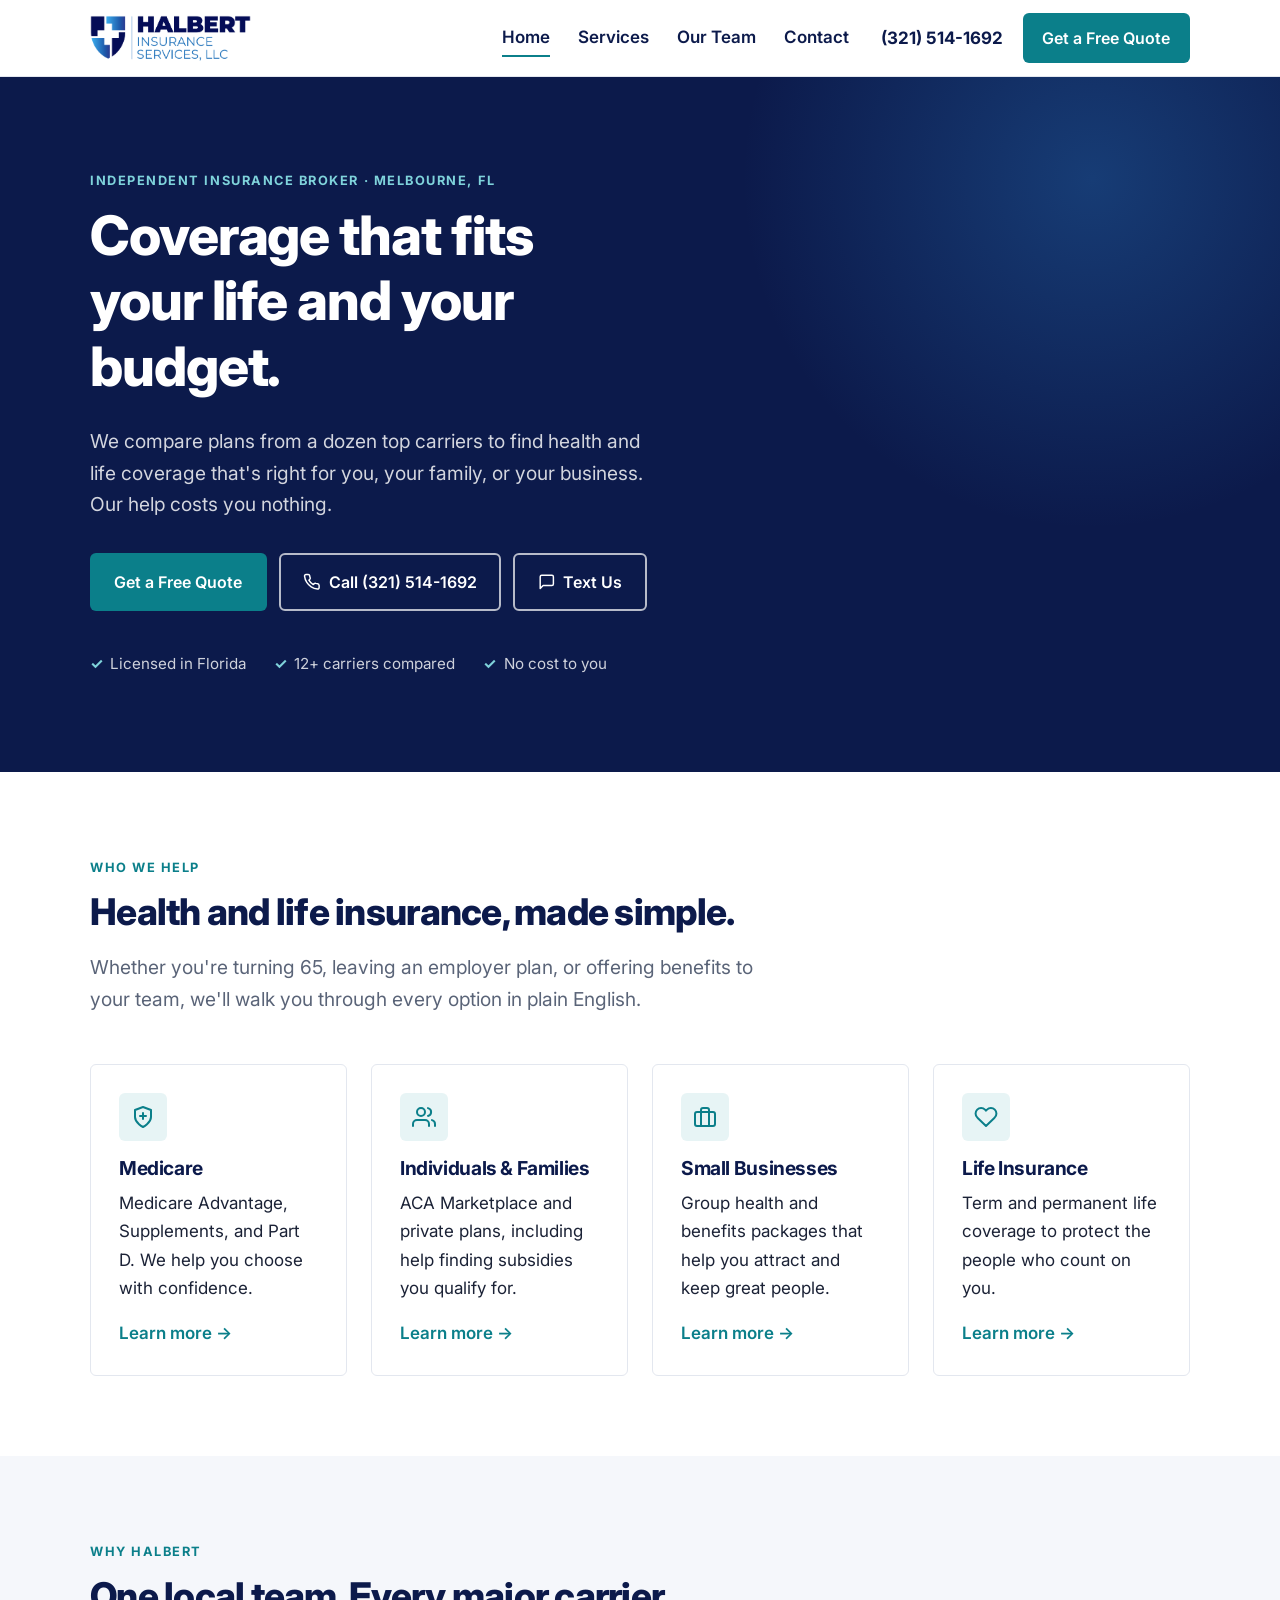
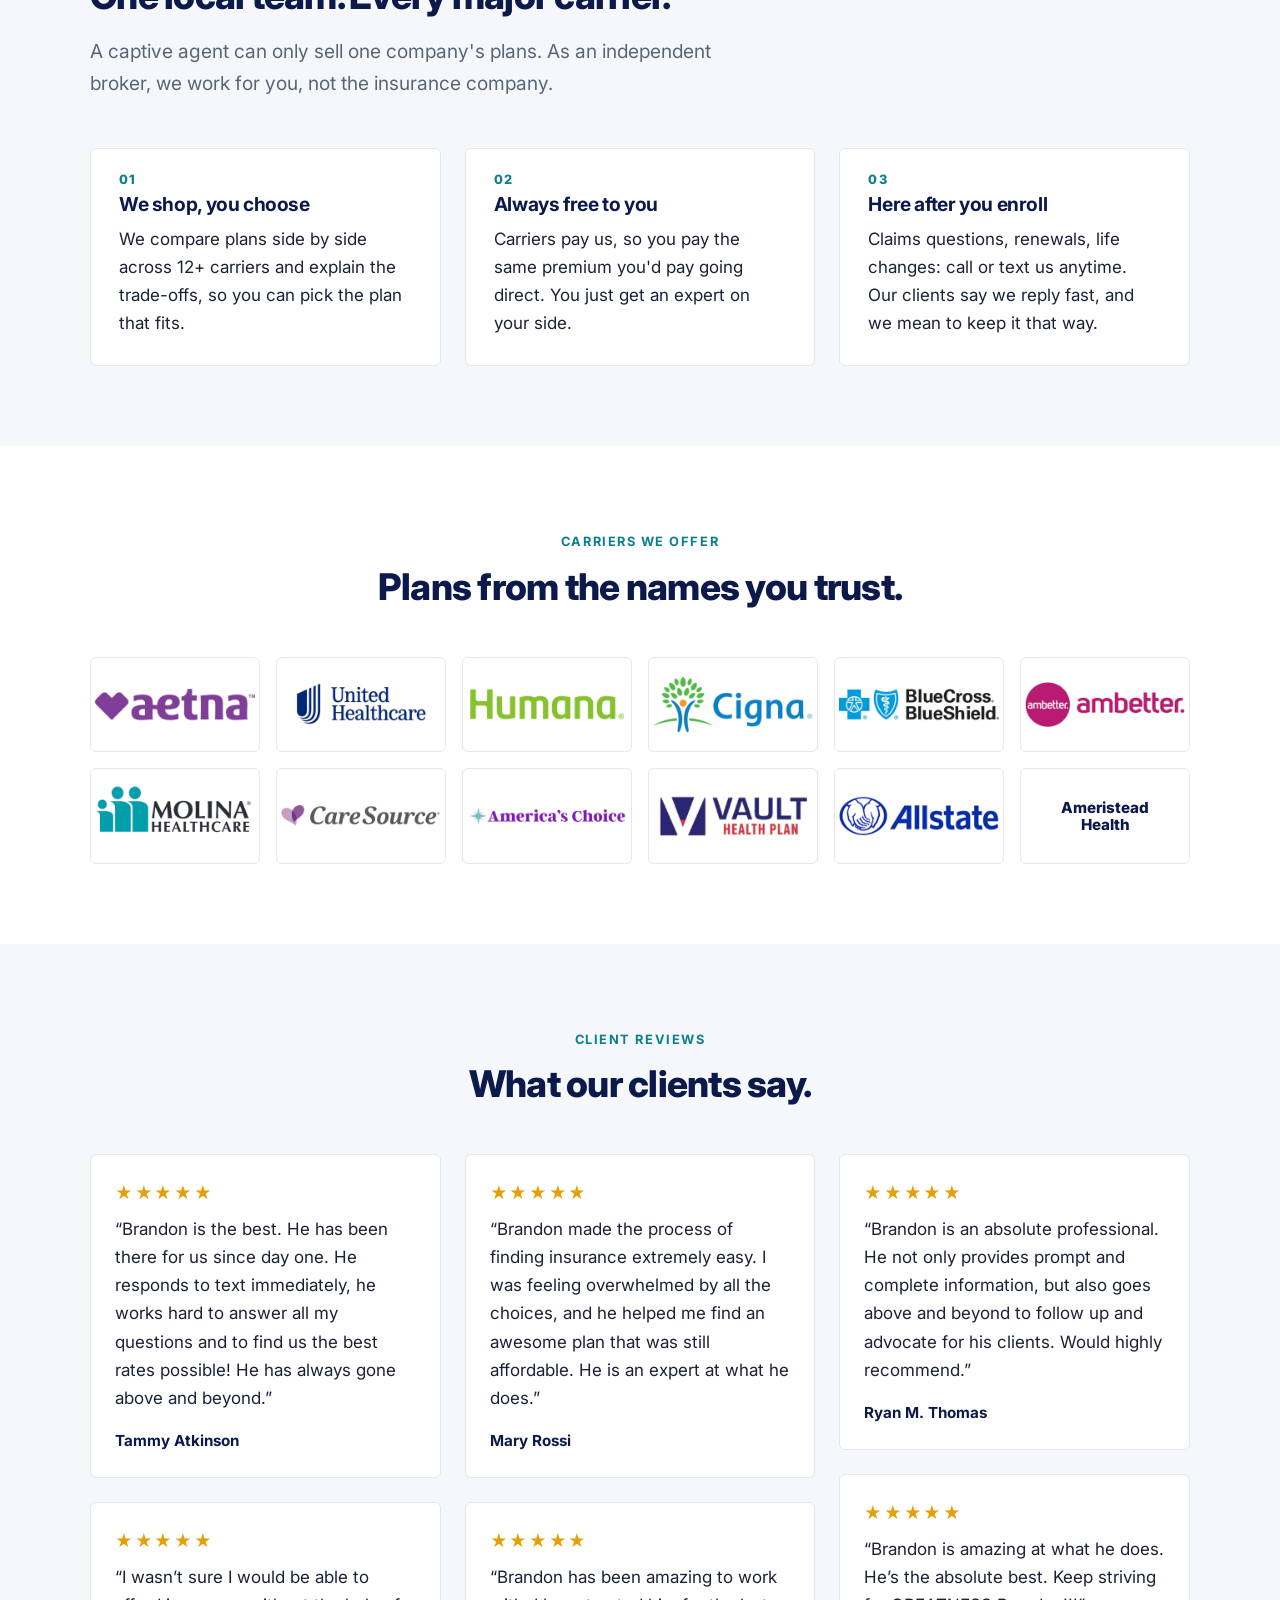
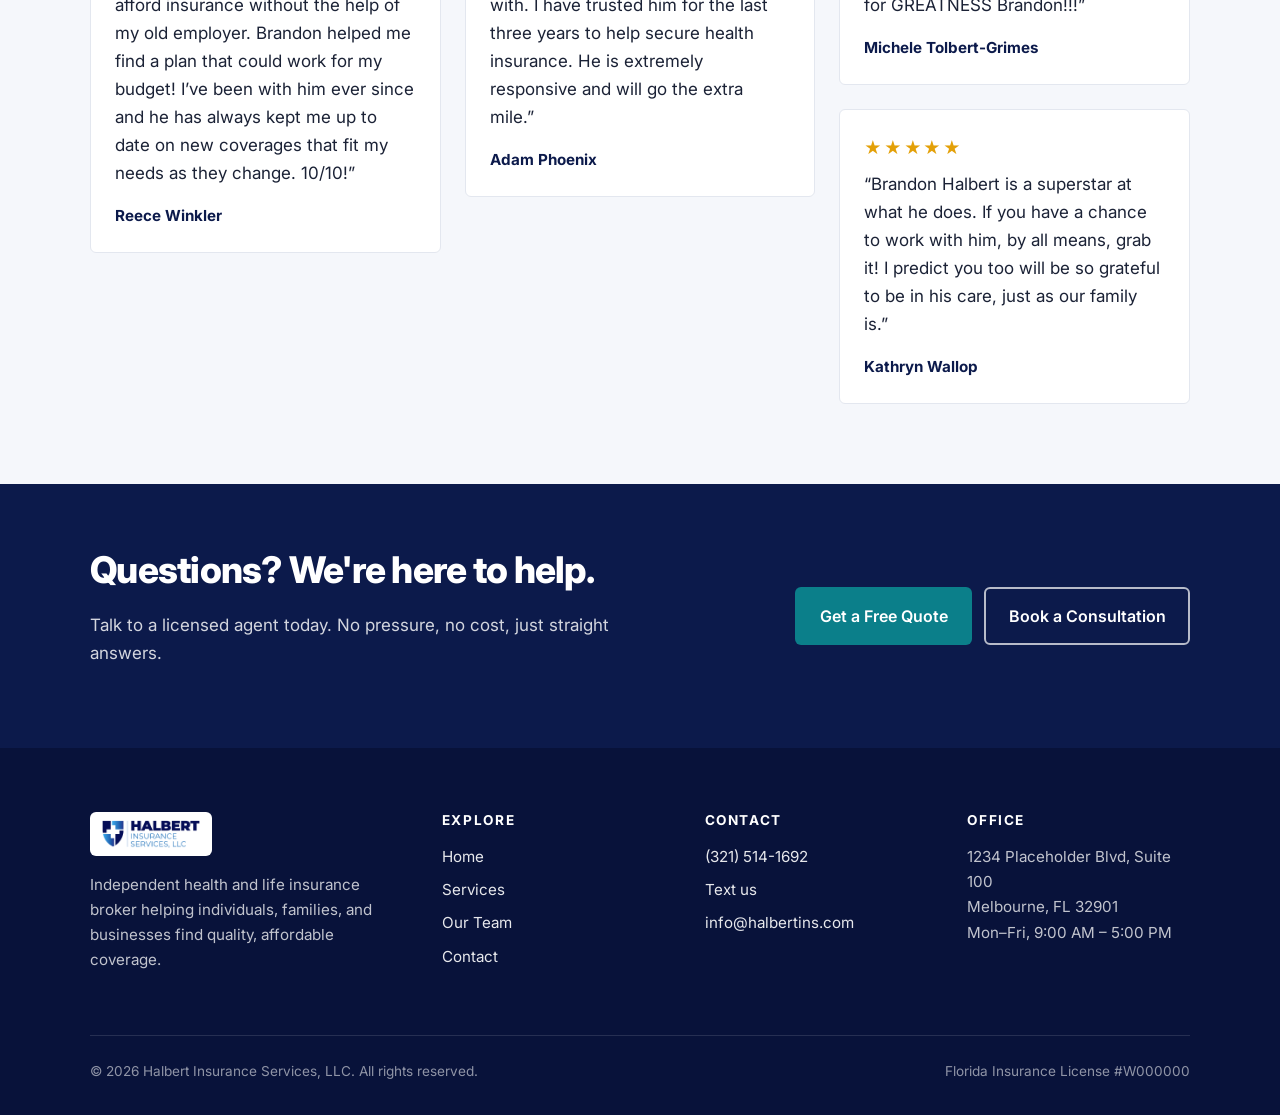
<file: index.html>
<!DOCTYPE html>
<html lang="en">
<head>
  <meta charset="UTF-8">
  <meta name="viewport" content="width=device-width, initial-scale=1.0">
  <title>Halbert Insurance Services | Health &amp; Life Insurance in Melbourne, FL</title>
  <meta name="description" content="Independent health and life insurance broker in Melbourne, FL. Medicare, ACA individual & family plans, small business group benefits, and life insurance — compared across 12+ carriers at no cost to you.">
  <link rel="icon" href="images/logo-mark.png">
  <link rel="preconnect" href="https://fonts.googleapis.com">
  <link rel="preconnect" href="https://fonts.gstatic.com" crossorigin>
  <link href="https://fonts.googleapis.com/css2?family=Inter:wght@400;600;700;800&display=swap" rel="stylesheet">
  <link rel="stylesheet" href="css/styles.css">
</head>
<body>
  <a class="skip-link" href="#main">Skip to content</a>

  <!-- ===== Header (same on every page; only aria-current changes) ===== -->
  <header class="site-header">
    <div class="container header-inner">
      <a class="logo" href="index.html">
        <img src="images/logo.png" alt="Halbert Insurance Services, LLC" width="894" height="255">
      </a>
      <button class="nav-toggle" aria-expanded="false" aria-controls="site-nav" aria-label="Open menu">
        <svg viewBox="0 0 24 24" fill="none" stroke="currentColor" stroke-width="2" stroke-linecap="round" aria-hidden="true"><path d="M4 7h16M4 12h16M4 17h16"/></svg>
      </button>
      <nav class="site-nav" id="site-nav" aria-label="Main">
        <ul>
          <li><a href="index.html" aria-current="page">Home</a></li>
          <li><a href="services.html">Services</a></li>
          <li><a href="team.html">Our Team</a></li>
          <li><a href="contact.html">Contact</a></li>
        </ul>
        <div class="nav-actions">
          <a class="nav-phone" href="tel:+13215141692">(321) 514-1692</a>
          <a class="btn btn--primary" href="contact.html#quote">Get a Free Quote</a>
        </div>
      </nav>
    </div>
  </header>

  <main id="main">
    <!-- ===== Hero ===== -->
    <section class="hero">
      <div class="container">
        <span class="eyebrow">Independent Insurance Broker · Melbourne, FL</span>
        <h1>Coverage that fits your life and your budget.</h1>
        <p class="lead">We compare plans from a dozen top carriers to find health and life coverage that's right for you, your family, or your business. Our help costs you nothing.</p>
        <div class="btn-row">
          <a class="btn btn--primary" href="contact.html#quote">Get a Free Quote</a>
          <a class="btn btn--light" href="tel:+13215141692">
            <svg viewBox="0 0 24 24" fill="none" stroke="currentColor" stroke-width="2" stroke-linecap="round" stroke-linejoin="round" aria-hidden="true"><path d="M22 16.9v3a2 2 0 0 1-2.2 2 19.8 19.8 0 0 1-8.6-3.1 19.5 19.5 0 0 1-6-6A19.8 19.8 0 0 1 2.1 4.2 2 2 0 0 1 4.1 2h3a2 2 0 0 1 2 1.7c.1.9.4 1.8.7 2.7a2 2 0 0 1-.5 2.1L8 9.8a16 16 0 0 0 6 6l1.3-1.3a2 2 0 0 1 2.1-.4c.9.3 1.8.6 2.7.7a2 2 0 0 1 1.7 2z"/></svg>
            Call (321) 514-1692
          </a>
          <a class="btn btn--light" href="sms:+13215141692">
            <svg viewBox="0 0 24 24" fill="none" stroke="currentColor" stroke-width="2" stroke-linecap="round" stroke-linejoin="round" aria-hidden="true"><path d="M21 15a2 2 0 0 1-2 2H7l-4 4V5a2 2 0 0 1 2-2h14a2 2 0 0 1 2 2z"/></svg>
            Text Us
          </a>
        </div>
        <ul class="hero-trust">
          <li>Licensed in Florida</li>
          <li>12+ carriers compared</li>
          <li>No cost to you</li>
        </ul>
      </div>
    </section>

    <!-- ===== Who we help ===== -->
    <section class="section">
      <div class="container">
        <div class="section-head">
          <span class="eyebrow">Who We Help</span>
          <h2>Health and life insurance, made simple.</h2>
          <p class="lead">Whether you're turning 65, leaving an employer plan, or offering benefits to your team, we'll walk you through every option in plain English.</p>
        </div>
        <div class="grid grid--4">
          <a class="card card--link" href="services.html#medicare">
            <span class="icon"><svg viewBox="0 0 24 24" fill="none" stroke="currentColor" stroke-width="2" stroke-linecap="round" stroke-linejoin="round" aria-hidden="true"><path d="M12 22s8-4 8-10V5l-8-3-8 3v7c0 6 8 10 8 10z"/><path d="M12 8v6M9 11h6"/></svg></span>
            <h3>Medicare</h3>
            <p>Medicare Advantage, Supplements, and Part D. We help you choose with confidence.</p>
            <span class="more">Learn more →</span>
          </a>
          <a class="card card--link" href="services.html#individual">
            <span class="icon"><svg viewBox="0 0 24 24" fill="none" stroke="currentColor" stroke-width="2" stroke-linecap="round" stroke-linejoin="round" aria-hidden="true"><path d="M17 21v-2a4 4 0 0 0-4-4H5a4 4 0 0 0-4 4v2"/><circle cx="9" cy="7" r="4"/><path d="M23 21v-2a4 4 0 0 0-3-3.9M16 3.1a4 4 0 0 1 0 7.8"/></svg></span>
            <h3>Individuals &amp; Families</h3>
            <p>ACA Marketplace and private plans, including help finding subsidies you qualify for.</p>
            <span class="more">Learn more →</span>
          </a>
          <a class="card card--link" href="services.html#business">
            <span class="icon"><svg viewBox="0 0 24 24" fill="none" stroke="currentColor" stroke-width="2" stroke-linecap="round" stroke-linejoin="round" aria-hidden="true"><rect x="2" y="7" width="20" height="14" rx="2"/><path d="M16 21V5a2 2 0 0 0-2-2h-4a2 2 0 0 0-2 2v16"/></svg></span>
            <h3>Small Businesses</h3>
            <p>Group health and benefits packages that help you attract and keep great people.</p>
            <span class="more">Learn more →</span>
          </a>
          <a class="card card--link" href="services.html#life">
            <span class="icon"><svg viewBox="0 0 24 24" fill="none" stroke="currentColor" stroke-width="2" stroke-linecap="round" stroke-linejoin="round" aria-hidden="true"><path d="M20.8 4.6a5.5 5.5 0 0 0-7.8 0L12 5.7l-1-1.1a5.5 5.5 0 0 0-7.8 7.8l1 1.1L12 21l7.8-7.5 1-1.1a5.5 5.5 0 0 0 0-7.8z"/></svg></span>
            <h3>Life Insurance</h3>
            <p>Term and permanent life coverage to protect the people who count on you.</p>
            <span class="more">Learn more →</span>
          </a>
        </div>
      </div>
    </section>

    <!-- ===== Why an independent broker ===== -->
    <section class="section section--soft">
      <div class="container">
        <div class="section-head">
          <span class="eyebrow">Why Halbert</span>
          <h2>One local team. Every major carrier.</h2>
          <p class="lead">A captive agent can only sell one company's plans. As an independent broker, we work for you, not the insurance company.</p>
        </div>
        <div class="grid grid--3 why">
          <div class="card">
            <h3>We shop, you choose</h3>
            <p>We compare plans side by side across 12+ carriers and explain the trade-offs, so you can pick the plan that fits.</p>
          </div>
          <div class="card">
            <h3>Always free to you</h3>
            <p>Carriers pay us, so you pay the same premium you'd pay going direct. You just get an expert on your side.</p>
          </div>
          <div class="card">
            <h3>Here after you enroll</h3>
            <p>Claims questions, renewals, life changes: call or text us anytime. Our clients say we reply fast, and we mean to keep it that way.</p>
          </div>
        </div>
      </div>
    </section>

    <!-- ===== Carriers ===== -->
    <section class="section">
      <div class="container">
        <div class="section-head section-head--center">
          <span class="eyebrow">Carriers We Offer</span>
          <h2>Plans from the names you trust.</h2>
        </div>
        <div class="carriers">
          <div class="carrier"><img src="images/carriers/aetna.jpg" alt="Aetna" loading="lazy"></div>
          <div class="carrier"><img src="images/carriers/unitedhealthcare.jpg" alt="UnitedHealthcare" loading="lazy"></div>
          <div class="carrier"><img src="images/carriers/humana.jpg" alt="Humana" loading="lazy"></div>
          <div class="carrier"><img src="images/carriers/cigna.jpg" alt="Cigna" loading="lazy"></div>
          <div class="carrier"><img src="images/carriers/bluecross.jpg" alt="Florida Blue (BlueCross BlueShield)" loading="lazy"></div>
          <div class="carrier"><img src="images/carriers/ambetter.jpg" alt="Ambetter" loading="lazy"></div>
          <div class="carrier"><img src="images/carriers/molina.jpg" alt="Molina Healthcare" loading="lazy"></div>
          <div class="carrier"><img src="images/carriers/caresource.jpg" alt="CareSource" loading="lazy"></div>
          <div class="carrier"><img src="images/carriers/americas.jpg" alt="America's Choice" loading="lazy"></div>
          <div class="carrier"><img src="images/carriers/vault.jpg" alt="Vault" loading="lazy"></div>
          <div class="carrier"><img src="images/carriers/allstate.jpg" alt="Allstate" loading="lazy"></div>
          <!-- TODO: replace with Ameristead Health logo file when available -->
          <div class="carrier carrier--text">Ameristead<br>Health</div>
        </div>
      </div>
    </section>

    <!-- ===== Testimonials ===== -->
    <section class="section section--soft">
      <div class="container">
        <div class="section-head section-head--center">
          <span class="eyebrow">Client Reviews</span>
          <h2>What our clients say.</h2>
        </div>
        <div class="reviews">
          <figure class="review">
            <div class="stars" aria-label="5 out of 5 stars">★★★★★</div>
            <blockquote>“Brandon is the best. He has been there for us since day one. He responds to text immediately, he works hard to answer all my questions and to find us the best rates possible! He has always gone above and beyond.”</blockquote>
            <figcaption>Tammy Atkinson</figcaption>
          </figure>
          <figure class="review">
            <div class="stars" aria-label="5 out of 5 stars">★★★★★</div>
            <blockquote>“I wasn’t sure I would be able to afford insurance without the help of my old employer. Brandon helped me find a plan that could work for my budget! I’ve been with him ever since and he has always kept me up to date on new coverages that fit my needs as they change. 10/10!”</blockquote>
            <figcaption>Reece Winkler</figcaption>
          </figure>
          <figure class="review">
            <div class="stars" aria-label="5 out of 5 stars">★★★★★</div>
            <blockquote>“Brandon made the process of finding insurance extremely easy. I was feeling overwhelmed by all the choices, and he helped me find an awesome plan that was still affordable. He is an expert at what he does.”</blockquote>
            <figcaption>Mary Rossi</figcaption>
          </figure>
          <figure class="review">
            <div class="stars" aria-label="5 out of 5 stars">★★★★★</div>
            <blockquote>“Brandon has been amazing to work with. I have trusted him for the last three years to help secure health insurance. He is extremely responsive and will go the extra mile.”</blockquote>
            <figcaption>Adam Phoenix</figcaption>
          </figure>
          <figure class="review">
            <div class="stars" aria-label="5 out of 5 stars">★★★★★</div>
            <blockquote>“Brandon is an absolute professional. He not only provides prompt and complete information, but also goes above and beyond to follow up and advocate for his clients. Would highly recommend.”</blockquote>
            <figcaption>Ryan M. Thomas</figcaption>
          </figure>
          <figure class="review">
            <div class="stars" aria-label="5 out of 5 stars">★★★★★</div>
            <blockquote>“Brandon is amazing at what he does. He’s the absolute best. Keep striving for GREATNESS Brandon!!!”</blockquote>
            <figcaption>Michele Tolbert-Grimes</figcaption>
          </figure>
          <figure class="review">
            <div class="stars" aria-label="5 out of 5 stars">★★★★★</div>
            <blockquote>“Brandon Halbert is a superstar at what he does. If you have a chance to work with him, by all means, grab it! I predict you too will be so grateful to be in his care, just as our family is.”</blockquote>
            <figcaption>Kathryn Wallop</figcaption>
          </figure>
        </div>
      </div>
    </section>

    <!-- ===== CTA band ===== -->
    <section class="cta-band">
      <div class="container">
        <div>
          <h2>Questions? We're here to help.</h2>
          <p>Talk to a licensed agent today. No pressure, no cost, just straight answers.</p>
        </div>
        <div class="btn-row">
          <a class="btn btn--primary" href="contact.html#quote">Get a Free Quote</a>
          <a class="btn btn--light" href="contact.html#book">Book a Consultation</a>
        </div>
      </div>
    </section>
  </main>

  <!-- ===== Footer (same on every page) ===== -->
  <footer class="site-footer">
    <div class="container">
      <div class="footer-grid">
        <div class="footer-brand">
          <img src="images/logo.png" alt="Halbert Insurance Services, LLC" width="894" height="255">
          <p>Independent health and life insurance broker helping individuals, families, and businesses find quality, affordable coverage.</p>
        </div>
        <div>
          <h3>Explore</h3>
          <ul>
            <li><a href="index.html">Home</a></li>
            <li><a href="services.html">Services</a></li>
            <li><a href="team.html">Our Team</a></li>
            <li><a href="contact.html">Contact</a></li>
          </ul>
        </div>
        <div>
          <h3>Contact</h3>
          <ul>
            <li><a href="tel:+13215141692">(321) 514-1692</a></li>
            <li><a href="sms:+13215141692">Text us</a></li>
            <li><a href="mailto:info@halbertins.com">info@halbertins.com</a></li>
          </ul>
        </div>
        <div>
          <h3>Office</h3>
          <!-- TODO: replace placeholder address and hours -->
          <address style="font-style: normal;">1234 Placeholder Blvd, Suite 100<br>Melbourne, FL 32901</address>
          <p>Mon–Fri, 9:00 AM – 5:00 PM</p>
        </div>
      </div>
      <div class="footer-bottom">
        <span>© <span data-year>2026</span> Halbert Insurance Services, LLC. All rights reserved.</span>
        <!-- TODO: replace placeholder license number -->
        <span>Florida Insurance License #W000000</span>
      </div>
    </div>
  </footer>

  <script src="js/main.js"></script>
</body>
</html>
</file>
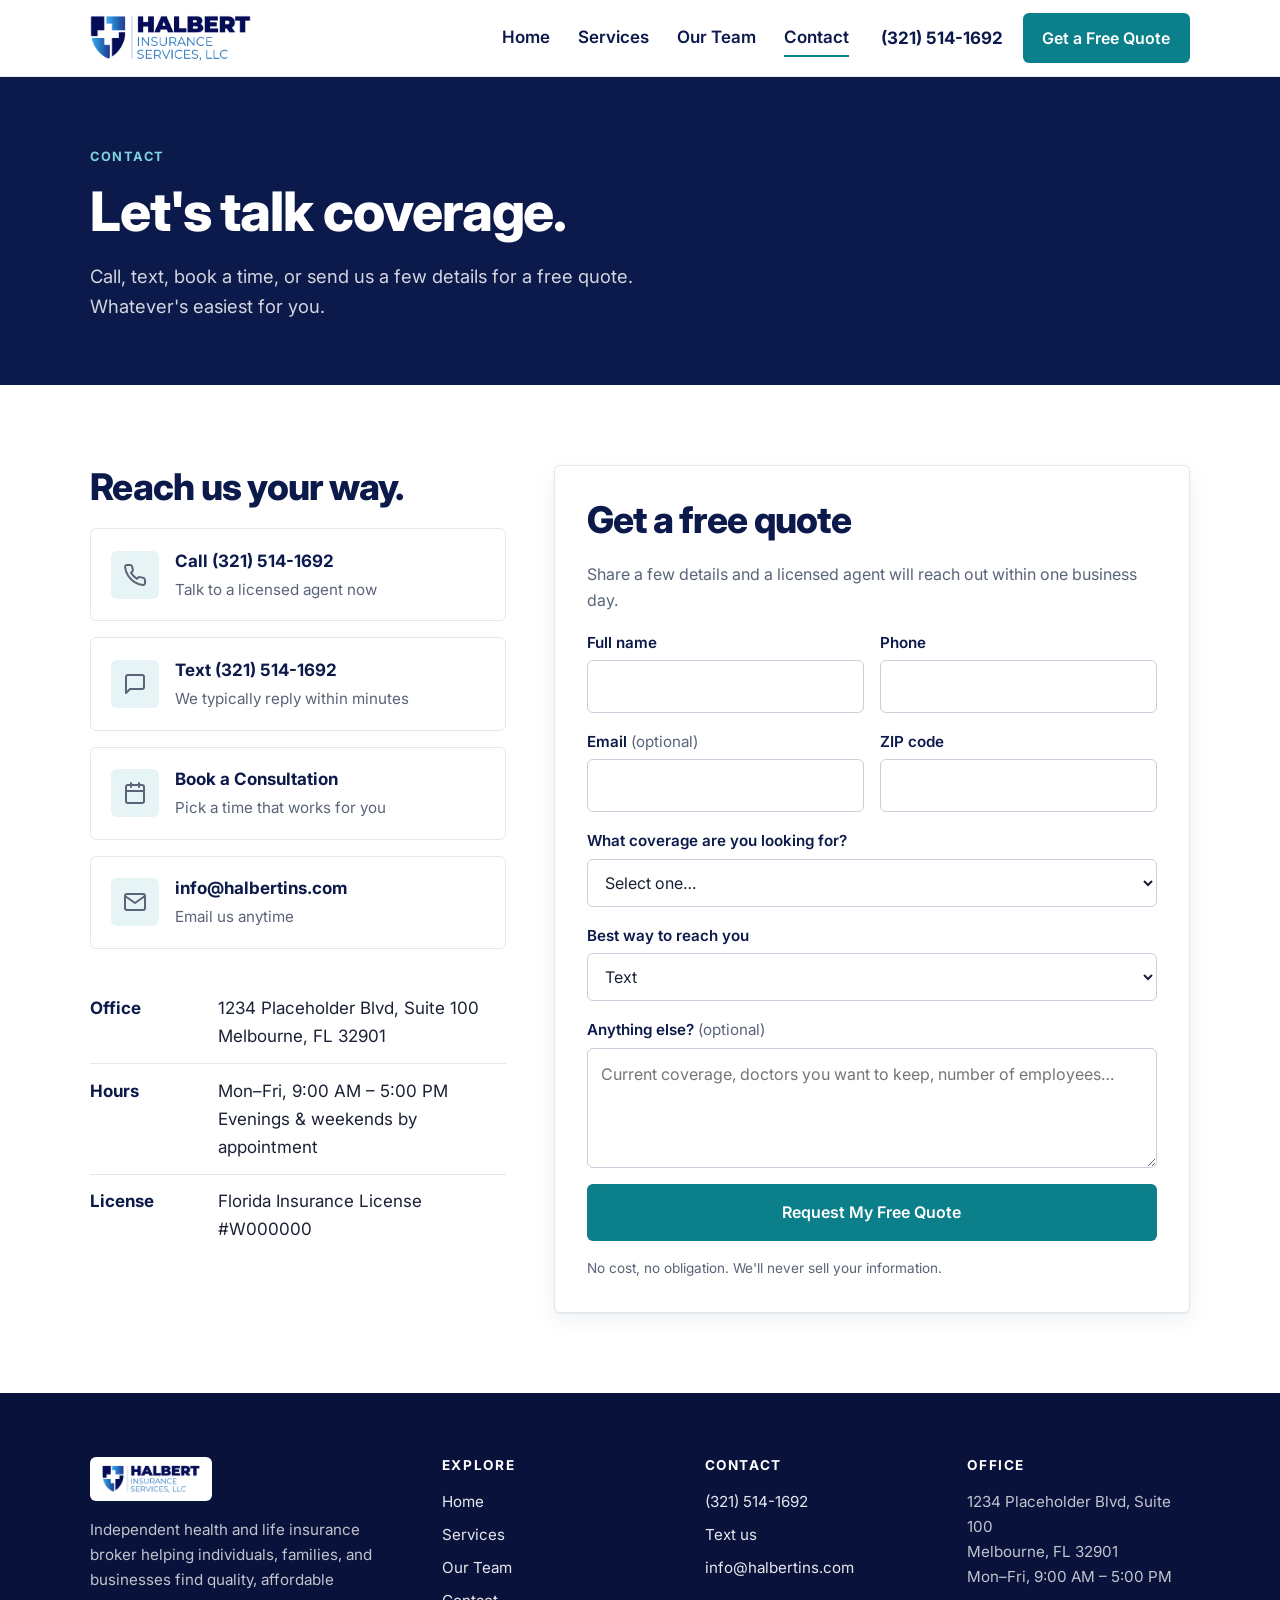
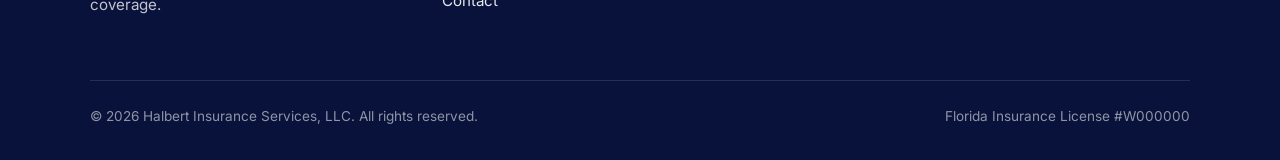
<file: contact.html>
<!DOCTYPE html>
<html lang="en">
<head>
  <meta charset="UTF-8">
  <meta name="viewport" content="width=device-width, initial-scale=1.0">
  <title>Contact | Halbert Insurance Services</title>
  <meta name="description" content="Call, text, book a consultation, or request a free health or life insurance quote from Halbert Insurance Services in Melbourne, FL.">
  <link rel="icon" href="images/logo-mark.png">
  <link rel="preconnect" href="https://fonts.googleapis.com">
  <link rel="preconnect" href="https://fonts.gstatic.com" crossorigin>
  <link href="https://fonts.googleapis.com/css2?family=Inter:wght@400;600;700;800&display=swap" rel="stylesheet">
  <link rel="stylesheet" href="css/styles.css">
</head>
<body>
  <a class="skip-link" href="#main">Skip to content</a>

  <!-- ===== Header (same on every page; only aria-current changes) ===== -->
  <header class="site-header">
    <div class="container header-inner">
      <a class="logo" href="index.html">
        <img src="images/logo.png" alt="Halbert Insurance Services, LLC" width="894" height="255">
      </a>
      <button class="nav-toggle" aria-expanded="false" aria-controls="site-nav" aria-label="Open menu">
        <svg viewBox="0 0 24 24" fill="none" stroke="currentColor" stroke-width="2" stroke-linecap="round" aria-hidden="true"><path d="M4 7h16M4 12h16M4 17h16"/></svg>
      </button>
      <nav class="site-nav" id="site-nav" aria-label="Main">
        <ul>
          <li><a href="index.html">Home</a></li>
          <li><a href="services.html">Services</a></li>
          <li><a href="team.html">Our Team</a></li>
          <li><a href="contact.html" aria-current="page">Contact</a></li>
        </ul>
        <div class="nav-actions">
          <a class="nav-phone" href="tel:+13215141692">(321) 514-1692</a>
          <a class="btn btn--primary" href="contact.html#quote">Get a Free Quote</a>
        </div>
      </nav>
    </div>
  </header>

  <main id="main">
    <section class="page-hero">
      <div class="container">
        <span class="eyebrow">Contact</span>
        <h1>Let's talk coverage.</h1>
        <p>Call, text, book a time, or send us a few details for a free quote. Whatever's easiest for you.</p>
      </div>
    </section>

    <section class="section">
      <div class="container split">
        <!-- Left: ways to reach us -->
        <div>
          <h2>Reach us your way.</h2>
          <div class="contact-options">
            <a class="contact-option" href="tel:+13215141692">
              <span class="icon"><svg viewBox="0 0 24 24" fill="none" stroke="currentColor" stroke-width="2" stroke-linecap="round" stroke-linejoin="round" aria-hidden="true"><path d="M22 16.9v3a2 2 0 0 1-2.2 2 19.8 19.8 0 0 1-8.6-3.1 19.5 19.5 0 0 1-6-6A19.8 19.8 0 0 1 2.1 4.2 2 2 0 0 1 4.1 2h3a2 2 0 0 1 2 1.7c.1.9.4 1.8.7 2.7a2 2 0 0 1-.5 2.1L8 9.8a16 16 0 0 0 6 6l1.3-1.3a2 2 0 0 1 2.1-.4c.9.3 1.8.6 2.7.7a2 2 0 0 1 1.7 2z"/></svg></span>
              <div><strong>Call (321) 514-1692</strong><span>Talk to a licensed agent now</span></div>
            </a>
            <a class="contact-option" href="sms:+13215141692">
              <span class="icon"><svg viewBox="0 0 24 24" fill="none" stroke="currentColor" stroke-width="2" stroke-linecap="round" stroke-linejoin="round" aria-hidden="true"><path d="M21 15a2 2 0 0 1-2 2H7l-4 4V5a2 2 0 0 1 2-2h14a2 2 0 0 1 2 2z"/></svg></span>
              <div><strong>Text (321) 514-1692</strong><span>We typically reply within minutes</span></div>
            </a>
            <!-- TODO: replace with the real scheduling link (Calendly, etc.) -->
            <a class="contact-option" id="book" href="https://calendly.com/halbertins" target="_blank" rel="noopener">
              <span class="icon"><svg viewBox="0 0 24 24" fill="none" stroke="currentColor" stroke-width="2" stroke-linecap="round" stroke-linejoin="round" aria-hidden="true"><rect x="3" y="4" width="18" height="18" rx="2"/><path d="M16 2v4M8 2v4M3 10h18"/></svg></span>
              <div><strong>Book a Consultation</strong><span>Pick a time that works for you <span class="visually-hidden">(opens in a new tab)</span></span></div>
            </a>
            <a class="contact-option" href="mailto:info@halbertins.com">
              <span class="icon"><svg viewBox="0 0 24 24" fill="none" stroke="currentColor" stroke-width="2" stroke-linecap="round" stroke-linejoin="round" aria-hidden="true"><rect x="2" y="4" width="20" height="16" rx="2"/><path d="M22 6l-10 7L2 6"/></svg></span>
              <div><strong>info@halbertins.com</strong><span>Email us anytime</span></div>
            </a>
          </div>

          <!-- TODO: replace placeholder address, hours, and license number -->
          <ul class="details">
            <li><span class="label">Office</span><span>1234 Placeholder Blvd, Suite 100<br>Melbourne, FL 32901</span></li>
            <li><span class="label">Hours</span><span>Mon–Fri, 9:00 AM – 5:00 PM<br>Evenings &amp; weekends by appointment</span></li>
            <li><span class="label">License</span><span>Florida Insurance License #W000000</span></li>
          </ul>
        </div>

        <!-- Right: quote form -->
        <div class="form-card" id="quote">
          <h2>Get a free quote</h2>
          <p class="lead" style="font-size:1rem">Share a few details and a licensed agent will reach out within one business day.</p>
          <!-- TODO: replace YOUR_FORM_ID with the real Formspree form ID -->
          <form action="https://formspree.io/f/YOUR_FORM_ID" method="POST" data-quote-form>
            <div class="form-row form-row--2">
              <div class="field">
                <label for="name">Full name</label>
                <input id="name" name="name" type="text" autocomplete="name" required>
              </div>
              <div class="field">
                <label for="phone">Phone</label>
                <input id="phone" name="phone" type="tel" autocomplete="tel" required>
              </div>
            </div>
            <div class="form-row form-row--2">
              <div class="field">
                <label for="email">Email <span class="optional">(optional)</span></label>
                <input id="email" name="email" type="email" autocomplete="email">
              </div>
              <div class="field">
                <label for="zip">ZIP code</label>
                <input id="zip" name="zip" type="text" inputmode="numeric" pattern="[0-9]{5}" maxlength="5" autocomplete="postal-code" required>
              </div>
            </div>
            <div class="field">
              <label for="coverage">What coverage are you looking for?</label>
              <select id="coverage" name="coverage" required>
                <option value="">Select one…</option>
                <option>Medicare</option>
                <option>Individual / Family health</option>
                <option>Small business group benefits</option>
                <option>Life insurance</option>
                <option>Dental, vision, or other</option>
                <option>Not sure — help me decide</option>
              </select>
            </div>
            <div class="field">
              <label for="contact-pref">Best way to reach you</label>
              <select id="contact-pref" name="contact_preference">
                <option>Text</option>
                <option>Phone call</option>
                <option>Email</option>
              </select>
            </div>
            <div class="field">
              <label for="message">Anything else? <span class="optional">(optional)</span></label>
              <textarea id="message" name="message" placeholder="Current coverage, doctors you want to keep, number of employees…"></textarea>
            </div>
            <button class="btn btn--primary btn--block" type="submit">Request My Free Quote</button>
            <p class="form-note">No cost, no obligation. We'll never sell your information.</p>
            <div class="form-status" role="status" aria-live="polite" hidden></div>
          </form>
        </div>
      </div>
    </section>
  </main>

  <!-- ===== Footer (same on every page) ===== -->
  <footer class="site-footer">
    <div class="container">
      <div class="footer-grid">
        <div class="footer-brand">
          <img src="images/logo.png" alt="Halbert Insurance Services, LLC" width="894" height="255">
          <p>Independent health and life insurance broker helping individuals, families, and businesses find quality, affordable coverage.</p>
        </div>
        <div>
          <h3>Explore</h3>
          <ul>
            <li><a href="index.html">Home</a></li>
            <li><a href="services.html">Services</a></li>
            <li><a href="team.html">Our Team</a></li>
            <li><a href="contact.html">Contact</a></li>
          </ul>
        </div>
        <div>
          <h3>Contact</h3>
          <ul>
            <li><a href="tel:+13215141692">(321) 514-1692</a></li>
            <li><a href="sms:+13215141692">Text us</a></li>
            <li><a href="mailto:info@halbertins.com">info@halbertins.com</a></li>
          </ul>
        </div>
        <div>
          <h3>Office</h3>
          <!-- TODO: replace placeholder address and hours -->
          <address style="font-style: normal;">1234 Placeholder Blvd, Suite 100<br>Melbourne, FL 32901</address>
          <p>Mon–Fri, 9:00 AM – 5:00 PM</p>
        </div>
      </div>
      <div class="footer-bottom">
        <span>© <span data-year>2026</span> Halbert Insurance Services, LLC. All rights reserved.</span>
        <!-- TODO: replace placeholder license number -->
        <span>Florida Insurance License #W000000</span>
      </div>
    </div>
  </footer>

  <script src="js/main.js"></script>
</body>
</html>
</file>
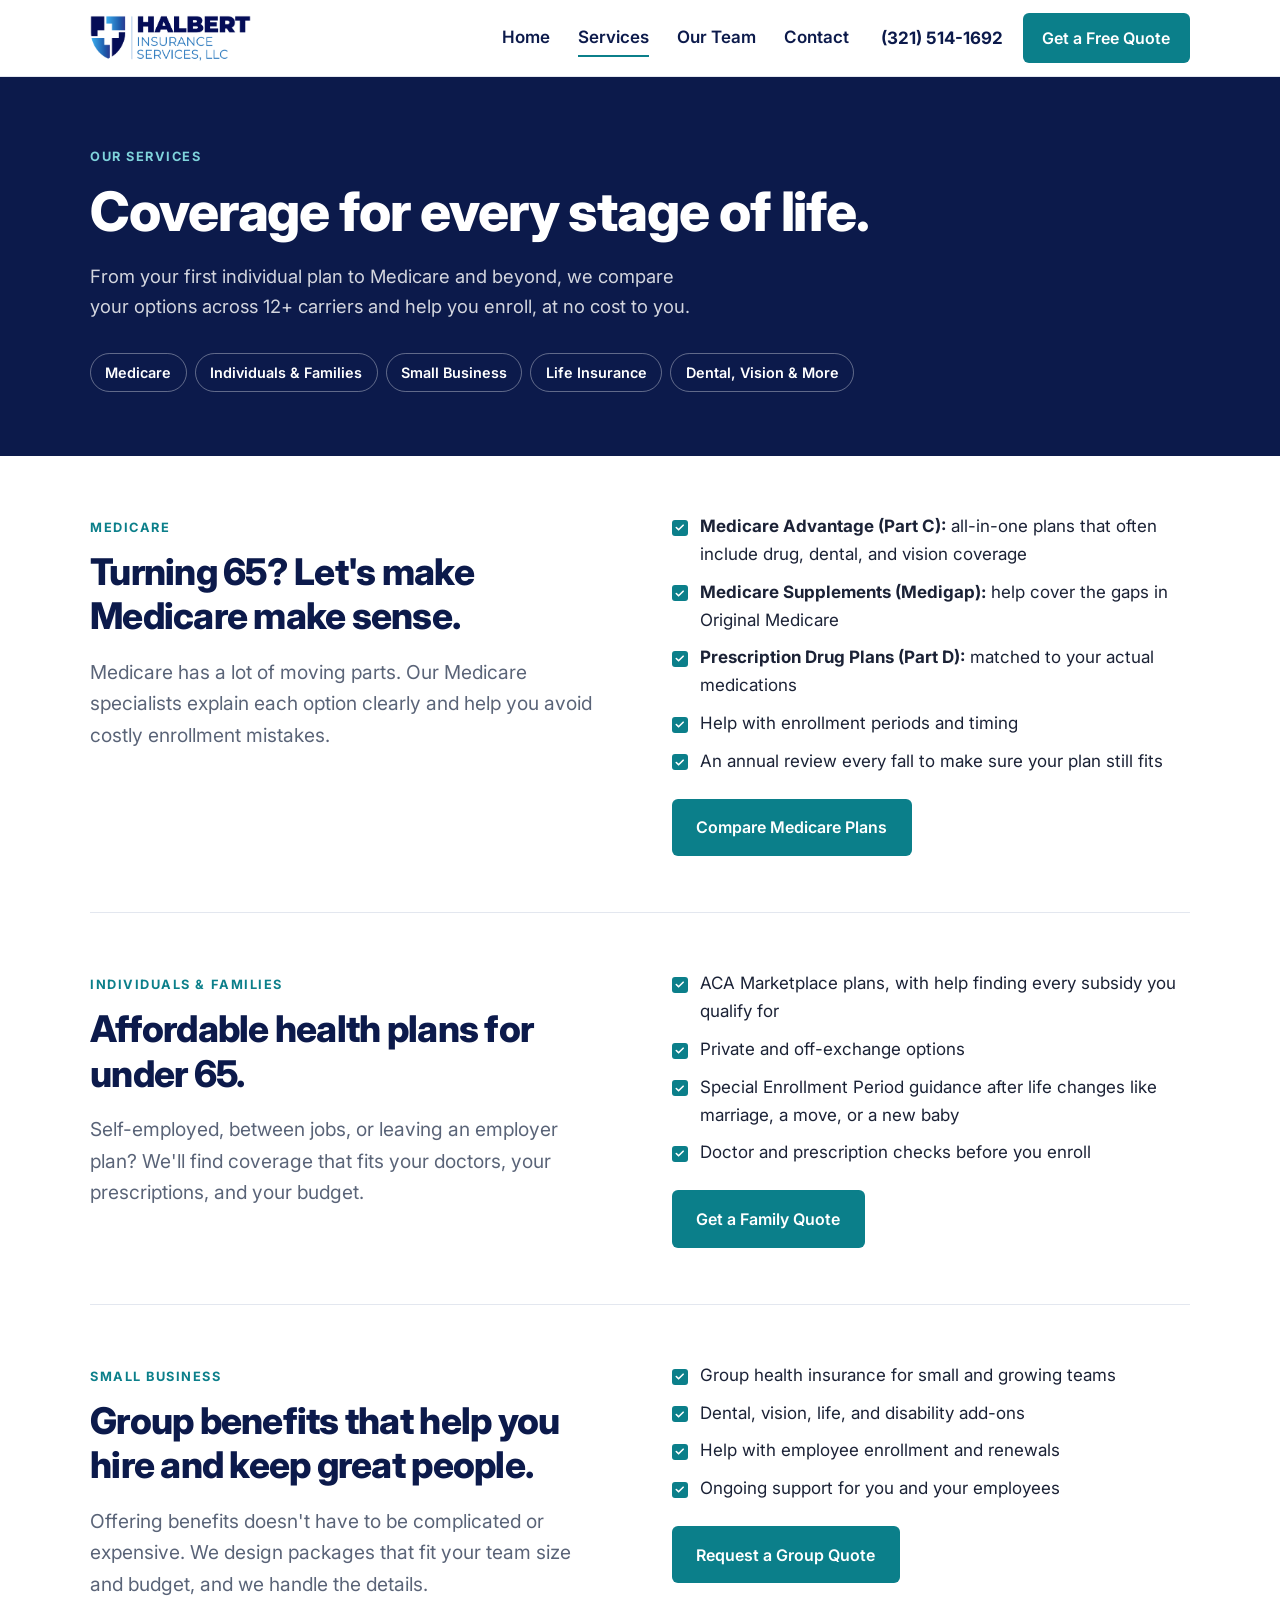
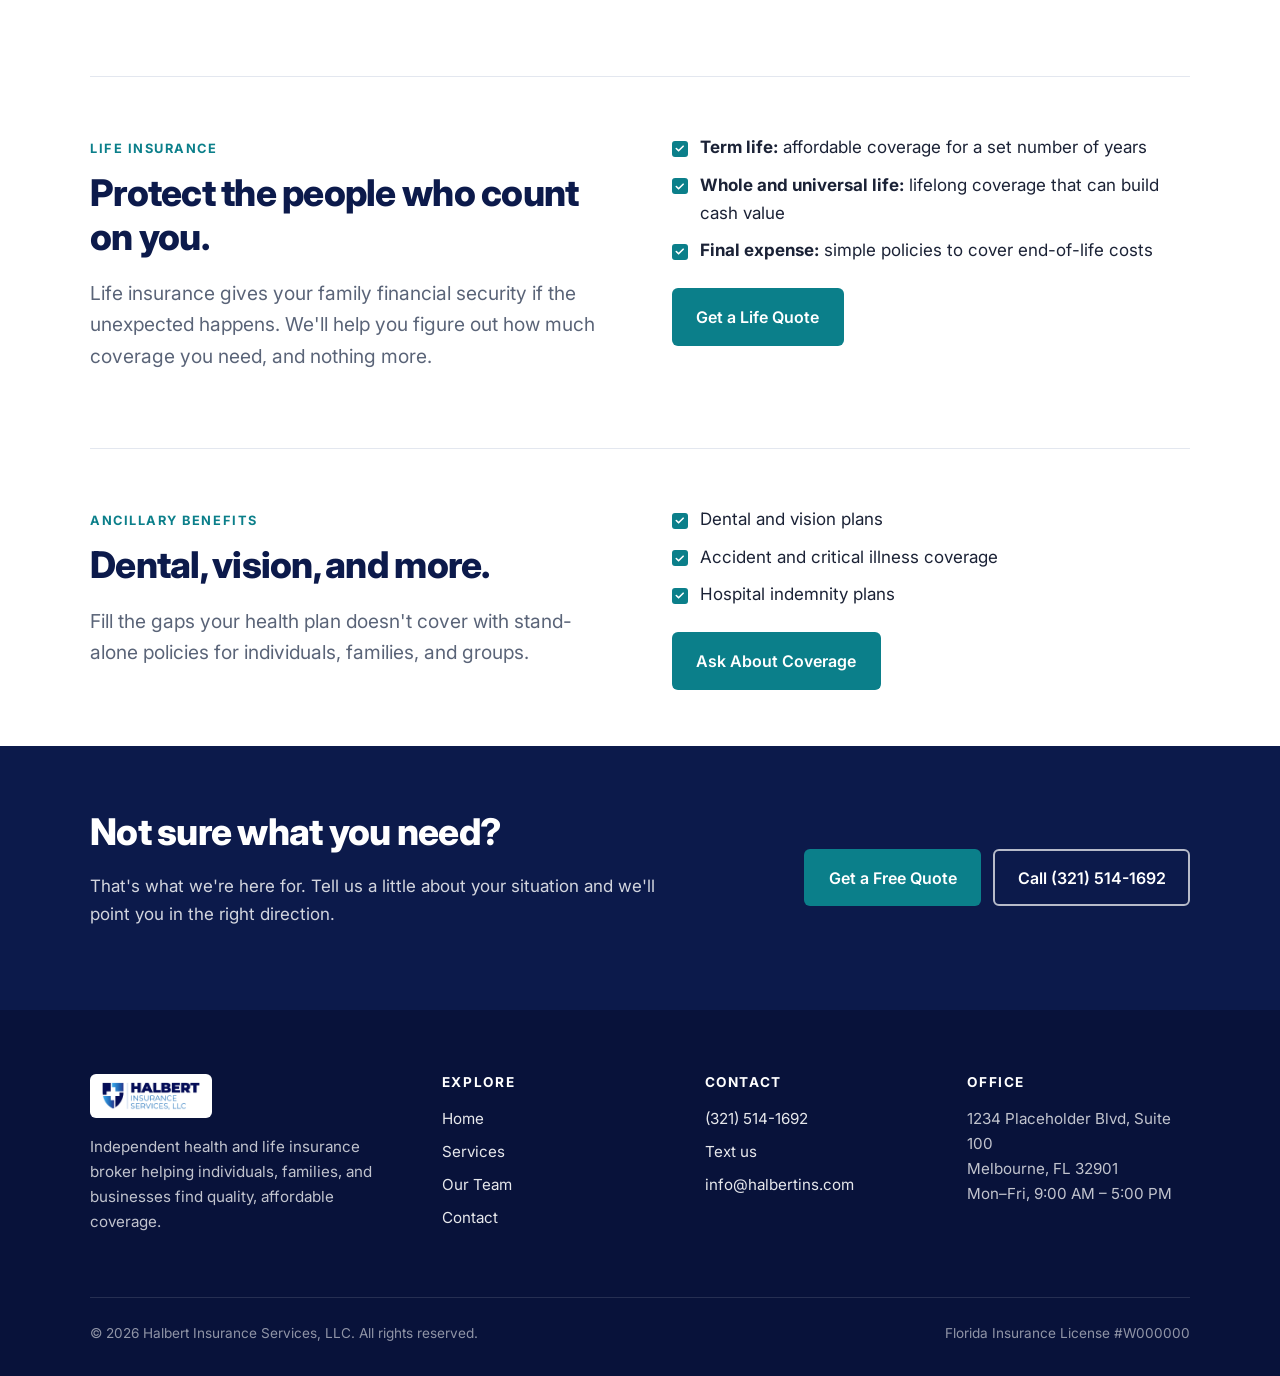
<file: services.html>
<!DOCTYPE html>
<html lang="en">
<head>
  <meta charset="UTF-8">
  <meta name="viewport" content="width=device-width, initial-scale=1.0">
  <title>Services | Halbert Insurance Services</title>
  <meta name="description" content="Medicare, ACA individual and family plans, small business group benefits, life insurance, and dental and vision coverage in Melbourne, FL.">
  <link rel="icon" href="images/logo-mark.png">
  <link rel="preconnect" href="https://fonts.googleapis.com">
  <link rel="preconnect" href="https://fonts.gstatic.com" crossorigin>
  <link href="https://fonts.googleapis.com/css2?family=Inter:wght@400;600;700;800&display=swap" rel="stylesheet">
  <link rel="stylesheet" href="css/styles.css">
</head>
<body>
  <a class="skip-link" href="#main">Skip to content</a>

  <!-- ===== Header (same on every page; only aria-current changes) ===== -->
  <header class="site-header">
    <div class="container header-inner">
      <a class="logo" href="index.html">
        <img src="images/logo.png" alt="Halbert Insurance Services, LLC" width="894" height="255">
      </a>
      <button class="nav-toggle" aria-expanded="false" aria-controls="site-nav" aria-label="Open menu">
        <svg viewBox="0 0 24 24" fill="none" stroke="currentColor" stroke-width="2" stroke-linecap="round" aria-hidden="true"><path d="M4 7h16M4 12h16M4 17h16"/></svg>
      </button>
      <nav class="site-nav" id="site-nav" aria-label="Main">
        <ul>
          <li><a href="index.html">Home</a></li>
          <li><a href="services.html" aria-current="page">Services</a></li>
          <li><a href="team.html">Our Team</a></li>
          <li><a href="contact.html">Contact</a></li>
        </ul>
        <div class="nav-actions">
          <a class="nav-phone" href="tel:+13215141692">(321) 514-1692</a>
          <a class="btn btn--primary" href="contact.html#quote">Get a Free Quote</a>
        </div>
      </nav>
    </div>
  </header>

  <main id="main">
    <section class="page-hero">
      <div class="container">
        <span class="eyebrow">Our Services</span>
        <h1>Coverage for every stage of life.</h1>
        <p>From your first individual plan to Medicare and beyond, we compare your options across 12+ carriers and help you enroll, at no cost to you.</p>
        <nav class="service-nav" aria-label="Jump to service">
          <a href="#medicare">Medicare</a>
          <a href="#individual">Individuals &amp; Families</a>
          <a href="#business">Small Business</a>
          <a href="#life">Life Insurance</a>
          <a href="#ancillary">Dental, Vision &amp; More</a>
        </nav>
      </div>
    </section>

    <div class="container">
      <section class="service" id="medicare">
        <div>
          <span class="eyebrow">Medicare</span>
          <h2>Turning 65? Let's make Medicare make sense.</h2>
          <p class="lead">Medicare has a lot of moving parts. Our Medicare specialists explain each option clearly and help you avoid costly enrollment mistakes.</p>
        </div>
        <div>
          <ul class="checklist">
            <li><strong>Medicare Advantage (Part C):</strong> all-in-one plans that often include drug, dental, and vision coverage</li>
            <li><strong>Medicare Supplements (Medigap):</strong> help cover the gaps in Original Medicare</li>
            <li><strong>Prescription Drug Plans (Part D):</strong> matched to your actual medications</li>
            <li>Help with enrollment periods and timing</li>
            <li>An annual review every fall to make sure your plan still fits</li>
          </ul>
          <a class="btn btn--primary" href="contact.html#quote">Compare Medicare Plans</a>
        </div>
      </section>

      <section class="service" id="individual">
        <div>
          <span class="eyebrow">Individuals &amp; Families</span>
          <h2>Affordable health plans for under 65.</h2>
          <p class="lead">Self-employed, between jobs, or leaving an employer plan? We'll find coverage that fits your doctors, your prescriptions, and your budget.</p>
        </div>
        <div>
          <ul class="checklist">
            <li>ACA Marketplace plans, with help finding every subsidy you qualify for</li>
            <li>Private and off-exchange options</li>
            <li>Special Enrollment Period guidance after life changes like marriage, a move, or a new baby</li>
            <li>Doctor and prescription checks before you enroll</li>
          </ul>
          <a class="btn btn--primary" href="contact.html#quote">Get a Family Quote</a>
        </div>
      </section>

      <section class="service" id="business">
        <div>
          <span class="eyebrow">Small Business</span>
          <h2>Group benefits that help you hire and keep great people.</h2>
          <p class="lead">Offering benefits doesn't have to be complicated or expensive. We design packages that fit your team size and budget, and we handle the details.</p>
        </div>
        <div>
          <ul class="checklist">
            <li>Group health insurance for small and growing teams</li>
            <li>Dental, vision, life, and disability add-ons</li>
            <li>Help with employee enrollment and renewals</li>
            <li>Ongoing support for you and your employees</li>
          </ul>
          <a class="btn btn--primary" href="contact.html#quote">Request a Group Quote</a>
        </div>
      </section>

      <section class="service" id="life">
        <div>
          <span class="eyebrow">Life Insurance</span>
          <h2>Protect the people who count on you.</h2>
          <p class="lead">Life insurance gives your family financial security if the unexpected happens. We'll help you figure out how much coverage you need, and nothing more.</p>
        </div>
        <div>
          <ul class="checklist">
            <li><strong>Term life:</strong> affordable coverage for a set number of years</li>
            <li><strong>Whole and universal life:</strong> lifelong coverage that can build cash value</li>
            <li><strong>Final expense:</strong> simple policies to cover end-of-life costs</li>
          </ul>
          <a class="btn btn--primary" href="contact.html#quote">Get a Life Quote</a>
        </div>
      </section>

      <section class="service" id="ancillary">
        <div>
          <span class="eyebrow">Ancillary Benefits</span>
          <h2>Dental, vision, and more.</h2>
          <p class="lead">Fill the gaps your health plan doesn't cover with stand-alone policies for individuals, families, and groups.</p>
        </div>
        <div>
          <ul class="checklist">
            <li>Dental and vision plans</li>
            <li>Accident and critical illness coverage</li>
            <li>Hospital indemnity plans</li>
          </ul>
          <a class="btn btn--primary" href="contact.html#quote">Ask About Coverage</a>
        </div>
      </section>
    </div>

    <section class="cta-band">
      <div class="container">
        <div>
          <h2>Not sure what you need?</h2>
          <p>That's what we're here for. Tell us a little about your situation and we'll point you in the right direction.</p>
        </div>
        <div class="btn-row">
          <a class="btn btn--primary" href="contact.html#quote">Get a Free Quote</a>
          <a class="btn btn--light" href="tel:+13215141692">Call (321) 514-1692</a>
        </div>
      </div>
    </section>
  </main>

  <!-- ===== Footer (same on every page) ===== -->
  <footer class="site-footer">
    <div class="container">
      <div class="footer-grid">
        <div class="footer-brand">
          <img src="images/logo.png" alt="Halbert Insurance Services, LLC" width="894" height="255">
          <p>Independent health and life insurance broker helping individuals, families, and businesses find quality, affordable coverage.</p>
        </div>
        <div>
          <h3>Explore</h3>
          <ul>
            <li><a href="index.html">Home</a></li>
            <li><a href="services.html">Services</a></li>
            <li><a href="team.html">Our Team</a></li>
            <li><a href="contact.html">Contact</a></li>
          </ul>
        </div>
        <div>
          <h3>Contact</h3>
          <ul>
            <li><a href="tel:+13215141692">(321) 514-1692</a></li>
            <li><a href="sms:+13215141692">Text us</a></li>
            <li><a href="mailto:info@halbertins.com">info@halbertins.com</a></li>
          </ul>
        </div>
        <div>
          <h3>Office</h3>
          <!-- TODO: replace placeholder address and hours -->
          <address style="font-style: normal;">1234 Placeholder Blvd, Suite 100<br>Melbourne, FL 32901</address>
          <p>Mon–Fri, 9:00 AM – 5:00 PM</p>
        </div>
      </div>
      <div class="footer-bottom">
        <span>© <span data-year>2026</span> Halbert Insurance Services, LLC. All rights reserved.</span>
        <!-- TODO: replace placeholder license number -->
        <span>Florida Insurance License #W000000</span>
      </div>
    </div>
  </footer>

  <script src="js/main.js"></script>
</body>
</html>
</file>
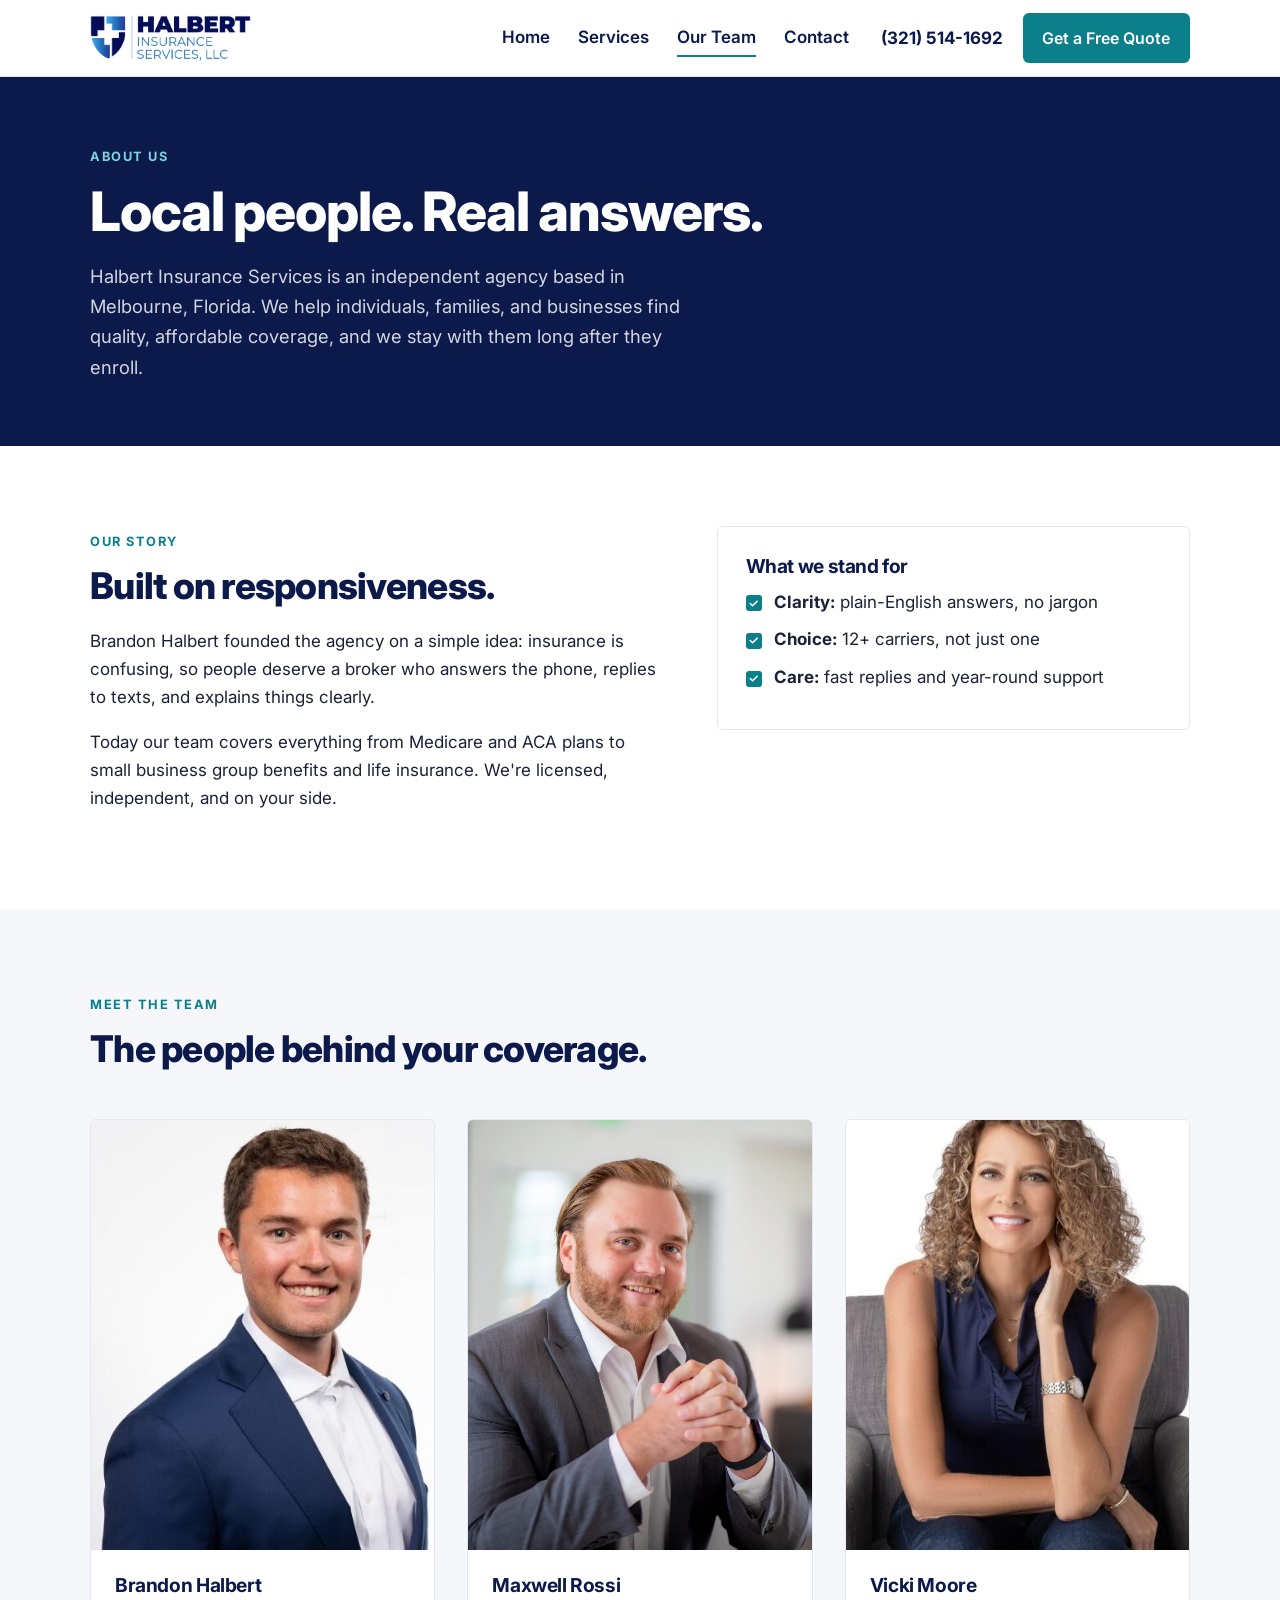
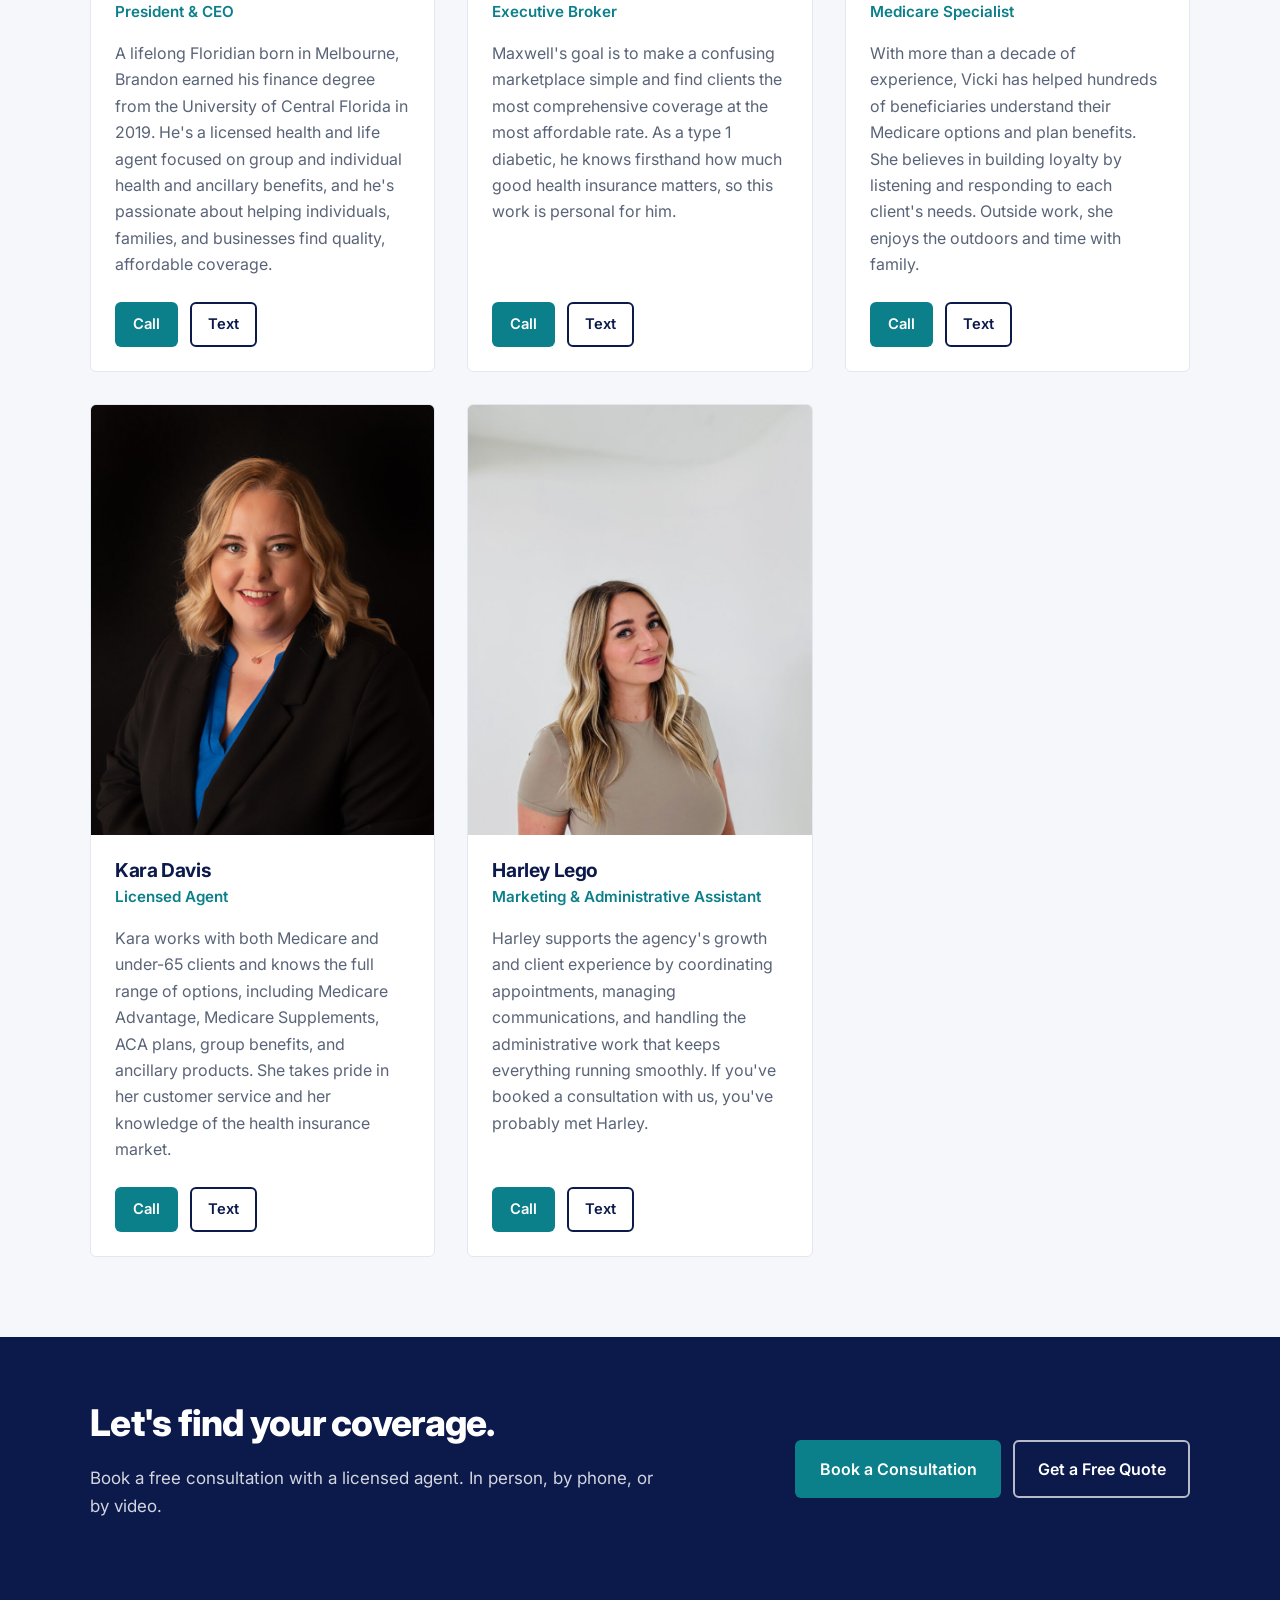
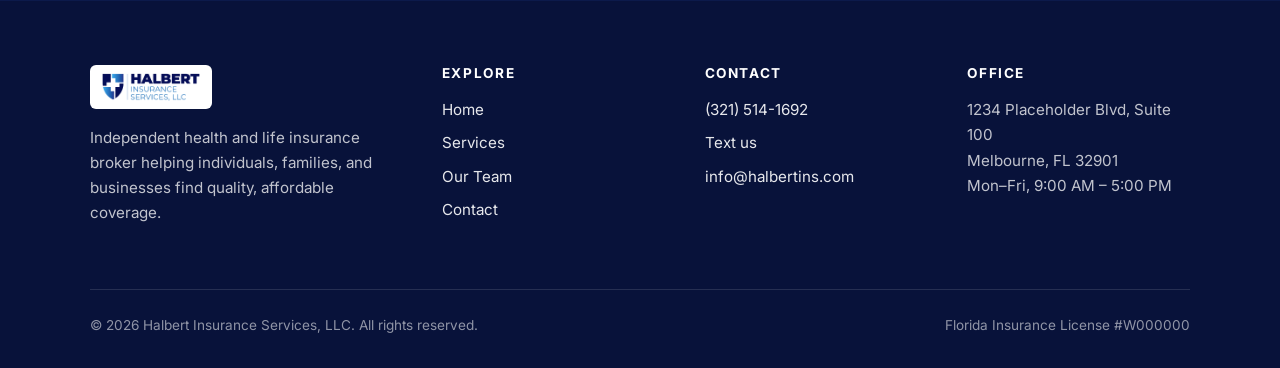
<file: team.html>
<!DOCTYPE html>
<html lang="en">
<head>
  <meta charset="UTF-8">
  <meta name="viewport" content="width=device-width, initial-scale=1.0">
  <title>Our Team | Halbert Insurance Services</title>
  <meta name="description" content="Meet the licensed agents at Halbert Insurance Services, an independent health and life insurance agency in Melbourne, FL.">
  <link rel="icon" href="images/logo-mark.png">
  <link rel="preconnect" href="https://fonts.googleapis.com">
  <link rel="preconnect" href="https://fonts.gstatic.com" crossorigin>
  <link href="https://fonts.googleapis.com/css2?family=Inter:wght@400;600;700;800&display=swap" rel="stylesheet">
  <link rel="stylesheet" href="css/styles.css">
</head>
<body>
  <a class="skip-link" href="#main">Skip to content</a>

  <!-- ===== Header (same on every page; only aria-current changes) ===== -->
  <header class="site-header">
    <div class="container header-inner">
      <a class="logo" href="index.html">
        <img src="images/logo.png" alt="Halbert Insurance Services, LLC" width="894" height="255">
      </a>
      <button class="nav-toggle" aria-expanded="false" aria-controls="site-nav" aria-label="Open menu">
        <svg viewBox="0 0 24 24" fill="none" stroke="currentColor" stroke-width="2" stroke-linecap="round" aria-hidden="true"><path d="M4 7h16M4 12h16M4 17h16"/></svg>
      </button>
      <nav class="site-nav" id="site-nav" aria-label="Main">
        <ul>
          <li><a href="index.html">Home</a></li>
          <li><a href="services.html">Services</a></li>
          <li><a href="team.html" aria-current="page">Our Team</a></li>
          <li><a href="contact.html">Contact</a></li>
        </ul>
        <div class="nav-actions">
          <a class="nav-phone" href="tel:+13215141692">(321) 514-1692</a>
          <a class="btn btn--primary" href="contact.html#quote">Get a Free Quote</a>
        </div>
      </nav>
    </div>
  </header>

  <main id="main">
    <section class="page-hero">
      <div class="container">
        <span class="eyebrow">About Us</span>
        <h1>Local people. Real answers.</h1>
        <p>Halbert Insurance Services is an independent agency based in Melbourne, Florida. We help individuals, families, and businesses find quality, affordable coverage, and we stay with them long after they enroll.</p>
      </div>
    </section>

    <section class="section">
      <div class="container">
        <div class="split">
          <div>
            <span class="eyebrow">Our Story</span>
            <h2>Built on responsiveness.</h2>
            <p>Brandon Halbert founded the agency on a simple idea: insurance is confusing, so people deserve a broker who answers the phone, replies to texts, and explains things clearly.</p>
            <p>Today our team covers everything from Medicare and ACA plans to small business group benefits and life insurance. We're licensed, independent, and on your side.</p>
          </div>
          <div class="card">
            <h3>What we stand for</h3>
            <ul class="checklist" style="margin-bottom:0">
              <li><strong>Clarity:</strong> plain-English answers, no jargon</li>
              <li><strong>Choice:</strong> 12+ carriers, not just one</li>
              <li><strong>Care:</strong> fast replies and year-round support</li>
            </ul>
          </div>
        </div>
      </div>
    </section>

    <section class="section section--soft">
      <div class="container">
        <div class="section-head">
          <span class="eyebrow">Meet the Team</span>
          <h2>The people behind your coverage.</h2>
        </div>
        <div class="team">
          <article class="member">
            <img src="images/team/brandon-halbert.jpg" alt="Brandon Halbert" loading="lazy">
            <div class="member-body">
              <h3>Brandon Halbert</h3>
              <p class="role">President &amp; CEO</p>
              <p>A lifelong Floridian born in Melbourne, Brandon earned his finance degree from the University of Central Florida in 2019. He's a licensed health and life agent focused on group and individual health and ancillary benefits, and he's passionate about helping individuals, families, and businesses find quality, affordable coverage.</p>
              <div class="btn-row">
                <a class="btn btn--primary" href="tel:+13215141692">Call</a>
                <a class="btn btn--outline" href="sms:+13215141692">Text</a>
              </div>
            </div>
          </article>

          <article class="member">
            <img src="images/team/maxwell-rossi.jpg" alt="Maxwell Rossi" loading="lazy">
            <div class="member-body">
              <h3>Maxwell Rossi</h3>
              <p class="role">Executive Broker</p>
              <p>Maxwell's goal is to make a confusing marketplace simple and find clients the most comprehensive coverage at the most affordable rate. As a type 1 diabetic, he knows firsthand how much good health insurance matters, so this work is personal for him.</p>
              <div class="btn-row">
                <a class="btn btn--primary" href="tel:+13214318085">Call</a>
                <a class="btn btn--outline" href="sms:+13214318085">Text</a>
              </div>
            </div>
          </article>

          <article class="member">
            <img src="images/team/vicki-moore.jpg" alt="Vicki Moore" loading="lazy">
            <div class="member-body">
              <h3>Vicki Moore</h3>
              <p class="role">Medicare Specialist</p>
              <p>With more than a decade of experience, Vicki has helped hundreds of beneficiaries understand their Medicare options and plan benefits. She believes in building loyalty by listening and responding to each client's needs. Outside work, she enjoys the outdoors and time with family.</p>
              <div class="btn-row">
                <a class="btn btn--primary" href="tel:+13212720218">Call</a>
                <a class="btn btn--outline" href="sms:+13212720218">Text</a>
              </div>
            </div>
          </article>

          <article class="member">
            <img src="images/team/kara-davis.jpg" alt="Kara Davis" loading="lazy">
            <div class="member-body">
              <h3>Kara Davis</h3>
              <p class="role">Licensed Agent</p>
              <p>Kara works with both Medicare and under-65 clients and knows the full range of options, including Medicare Advantage, Medicare Supplements, ACA plans, group benefits, and ancillary products. She takes pride in her customer service and her knowledge of the health insurance market.</p>
              <div class="btn-row">
                <a class="btn btn--primary" href="tel:+13104979759">Call</a>
                <a class="btn btn--outline" href="sms:+13104979759">Text</a>
              </div>
            </div>
          </article>

          <article class="member">
            <img src="images/team/harley-lego.jpg" alt="Harley Lego" loading="lazy">
            <div class="member-body">
              <h3>Harley Lego</h3>
              <p class="role">Marketing &amp; Administrative Assistant</p>
              <p>Harley supports the agency's growth and client experience by coordinating appointments, managing communications, and handling the administrative work that keeps everything running smoothly. If you've booked a consultation with us, you've probably met Harley.</p>
              <div class="btn-row">
                <a class="btn btn--primary" href="tel:+18304460114">Call</a>
                <a class="btn btn--outline" href="sms:+18304460114">Text</a>
              </div>
            </div>
          </article>
        </div>
      </div>
    </section>

    <section class="cta-band">
      <div class="container">
        <div>
          <h2>Let's find your coverage.</h2>
          <p>Book a free consultation with a licensed agent. In person, by phone, or by video.</p>
        </div>
        <div class="btn-row">
          <a class="btn btn--primary" href="contact.html#book">Book a Consultation</a>
          <a class="btn btn--light" href="contact.html#quote">Get a Free Quote</a>
        </div>
      </div>
    </section>
  </main>

  <!-- ===== Footer (same on every page) ===== -->
  <footer class="site-footer">
    <div class="container">
      <div class="footer-grid">
        <div class="footer-brand">
          <img src="images/logo.png" alt="Halbert Insurance Services, LLC" width="894" height="255">
          <p>Independent health and life insurance broker helping individuals, families, and businesses find quality, affordable coverage.</p>
        </div>
        <div>
          <h3>Explore</h3>
          <ul>
            <li><a href="index.html">Home</a></li>
            <li><a href="services.html">Services</a></li>
            <li><a href="team.html">Our Team</a></li>
            <li><a href="contact.html">Contact</a></li>
          </ul>
        </div>
        <div>
          <h3>Contact</h3>
          <ul>
            <li><a href="tel:+13215141692">(321) 514-1692</a></li>
            <li><a href="sms:+13215141692">Text us</a></li>
            <li><a href="mailto:info@halbertins.com">info@halbertins.com</a></li>
          </ul>
        </div>
        <div>
          <h3>Office</h3>
          <!-- TODO: replace placeholder address and hours -->
          <address style="font-style: normal;">1234 Placeholder Blvd, Suite 100<br>Melbourne, FL 32901</address>
          <p>Mon–Fri, 9:00 AM – 5:00 PM</p>
        </div>
      </div>
      <div class="footer-bottom">
        <span>© <span data-year>2026</span> Halbert Insurance Services, LLC. All rights reserved.</span>
        <!-- TODO: replace placeholder license number -->
        <span>Florida Insurance License #W000000</span>
      </div>
    </div>
  </footer>

  <script src="js/main.js"></script>
</body>
</html>
</file>
<file: css/styles.css>
/* ==========================================================================
   Halbert Insurance Services — styles
   Simple, Clean, Sharp. Navy for structure, teal only for actions.
   ========================================================================== */

/* ---------- Design tokens (CSS custom properties) ----------
   Change a color here and it updates everywhere it's used. */
:root {
  --navy: #0c1a4b;          /* pulled from the logo */
  --navy-700: #16286a;
  --blue: #2b7cc4;          /* logo's secondary blue, used sparingly */
  --teal: #0b7f8a;          /* the one action color: buttons, links */
  --teal-dark: #086670;
  --ink: #1b2236;           /* body text */
  --muted: #5a6478;         /* secondary text */
  --line: #e3e7ef;          /* borders */
  --bg-soft: #f5f7fb;       /* alternating section background */
  --white: #ffffff;

  --radius: 6px;
  --shadow: 0 1px 2px rgba(12, 26, 75, .06), 0 8px 24px rgba(12, 26, 75, .06);
  --max: 1140px;
  --font: "Inter", system-ui, -apple-system, "Segoe UI", Roboto, sans-serif;
}

/* ---------- Base ---------- */
*, *::before, *::after { box-sizing: border-box; }

html { scroll-behavior: smooth; }

body {
  margin: 0;
  font-family: var(--font);
  font-size: 1.0625rem;
  line-height: 1.65;
  color: var(--ink);
  background: var(--white);
  -webkit-font-smoothing: antialiased;
}

img { max-width: 100%; height: auto; display: block; }

a { color: var(--teal); }
a:hover { color: var(--teal-dark); }

h1, h2, h3 {
  color: var(--navy);
  line-height: 1.2;
  letter-spacing: -0.02em;
  margin: 0 0 .5em;
}
h1 { font-size: clamp(2.2rem, 5vw, 3.4rem); font-weight: 800; }
h2 { font-size: clamp(1.7rem, 3.5vw, 2.3rem); font-weight: 800; }
h3 { font-size: 1.2rem; font-weight: 700; }
p  { margin: 0 0 1em; }

/* Visible keyboard focus everywhere */
:focus-visible { outline: 3px solid var(--blue); outline-offset: 2px; }

/* Hidden until a keyboard user tabs to it */
.skip-link {
  position: absolute; left: 1rem; top: -100px;
  background: var(--navy); color: var(--white);
  padding: .6rem 1rem; border-radius: var(--radius); z-index: 100;
}
.skip-link:focus { top: 1rem; }

.container { width: 100%; max-width: var(--max); margin: 0 auto; padding: 0 1.25rem; }

.section { padding: 5rem 0; }
.section--soft { background: var(--bg-soft); }
.section-head { max-width: 680px; margin-bottom: 3rem; }
.section-head--center { margin-left: auto; margin-right: auto; text-align: center; }

.eyebrow {
  display: inline-block;
  font-size: .8rem; font-weight: 700;
  letter-spacing: .12em; text-transform: uppercase;
  color: var(--teal);
  margin-bottom: .75rem;
}
.lead { font-size: 1.2rem; color: var(--muted); }

/* ---------- Buttons ---------- */
.btn {
  display: inline-flex; align-items: center; justify-content: center; gap: .5rem;
  padding: .85rem 1.4rem;
  border: 2px solid transparent;
  border-radius: var(--radius);
  font: inherit; font-weight: 600; font-size: 1rem;
  text-decoration: none; cursor: pointer;
  transition: background-color .15s, color .15s, border-color .15s;
}
.btn svg { width: 1.1em; height: 1.1em; flex-shrink: 0; }
.btn--primary { background: var(--teal); color: var(--white); }
.btn--primary:hover { background: var(--teal-dark); color: var(--white); }
.btn--outline { border-color: var(--navy); color: var(--navy); background: transparent; }
.btn--outline:hover { background: var(--navy); color: var(--white); }
.btn--light { border-color: rgba(255,255,255,.7); color: var(--white); background: transparent; }
.btn--light:hover { background: var(--white); color: var(--navy); }
.btn--block { width: 100%; }
.btn-row { display: flex; flex-wrap: wrap; gap: .75rem; }

/* ---------- Header ---------- */
.site-header {
  position: sticky; top: 0; z-index: 50;
  background: var(--white);
  border-bottom: 1px solid var(--line);
}
.header-inner {
  display: flex; align-items: center; justify-content: space-between; gap: 1rem;
  min-height: 76px;
}
.logo img { height: 46px; width: auto; }

.nav-toggle {
  display: inline-flex; align-items: center; justify-content: center;
  width: 44px; height: 44px;
  background: none; border: 1px solid var(--line); border-radius: var(--radius);
  color: var(--navy); cursor: pointer;
}
.nav-toggle svg { width: 22px; height: 22px; }

.site-nav {
  display: none;
  position: absolute; left: 0; right: 0; top: 100%;
  background: var(--white);
  border-bottom: 1px solid var(--line);
  padding: 1rem 1.25rem 1.5rem;
}
.site-nav.is-open { display: block; }
.site-nav ul { list-style: none; margin: 0 0 1rem; padding: 0; }
.site-nav li a {
  display: block; padding: .7rem 0;
  color: var(--navy); font-weight: 600; text-decoration: none;
  border-bottom: 1px solid var(--line);
}
.site-nav li a[aria-current="page"] { color: var(--teal); }
.nav-actions { display: flex; flex-direction: column; gap: .6rem; }
.nav-phone { color: var(--navy); font-weight: 700; text-decoration: none; }

@media (min-width: 900px) {
  .nav-toggle { display: none; }
  .site-nav {
    display: flex; align-items: center; gap: 2rem;
    position: static; padding: 0; border: 0;
  }
  .site-nav ul { display: flex; gap: 1.75rem; margin: 0; }
  .site-nav li a {
    padding: .25rem 0; border: 0;
    border-bottom: 2px solid transparent;
  }
  .site-nav li a:hover,
  .site-nav li a[aria-current="page"] { color: var(--navy); border-bottom-color: var(--teal); }
  .nav-actions { flex-direction: row; align-items: center; gap: 1.25rem; }
  .nav-actions .btn { padding: .6rem 1.1rem; }
}

/* ---------- Hero ---------- */
.hero {
  background: var(--navy);
  color: var(--white);
  padding: 5.5rem 0 6rem;
  position: relative; overflow: hidden;
}
/* Subtle shield-blue glow echoing the logo */
.hero::after {
  content: ""; position: absolute; right: -15%; top: -40%;
  width: 60vw; height: 60vw; max-width: 760px; max-height: 760px;
  background: radial-gradient(circle, rgba(43,124,196,.35), transparent 65%);
  pointer-events: none;
}
.hero .container { position: relative; z-index: 1; }
.hero h1 { color: var(--white); max-width: 15ch; }
.hero .lead { color: rgba(255,255,255,.82); max-width: 560px; margin-bottom: 2rem; }
.hero .eyebrow { color: #7fd3db; }
.hero-trust {
  display: flex; flex-wrap: wrap; gap: .5rem 1.75rem;
  margin: 2.5rem 0 0; padding: 0; list-style: none;
  font-size: .95rem; color: rgba(255,255,255,.8);
}
.hero-trust li::before { content: "✓"; color: #7fd3db; font-weight: 700; margin-right: .45rem; }

.page-hero { background: var(--navy); color: var(--white); padding: 4rem 0; }
.page-hero h1 { color: var(--white); margin-bottom: .3em; }
.page-hero p { color: rgba(255,255,255,.82); font-size: 1.15rem; max-width: 620px; margin: 0; }

/* ---------- Grids & cards ---------- */
.grid { display: grid; gap: 1.5rem; }
@media (min-width: 640px) { .grid--2, .grid--3, .grid--4 { grid-template-columns: repeat(2, 1fr); } }
@media (min-width: 960px) {
  .grid--3 { grid-template-columns: repeat(3, 1fr); }
  .grid--4 { grid-template-columns: repeat(4, 1fr); }
}

.card {
  background: var(--white);
  border: 1px solid var(--line);
  border-radius: var(--radius);
  padding: 1.75rem;
}
.card p:last-child { margin-bottom: 0; }
.card--link { text-decoration: none; color: inherit; display: block; transition: border-color .15s, box-shadow .15s; }
.card--link:hover { border-color: var(--teal); box-shadow: var(--shadow); color: inherit; }
.card .more { color: var(--teal); font-weight: 600; }

.icon {
  display: inline-flex; align-items: center; justify-content: center;
  width: 48px; height: 48px; margin-bottom: 1rem;
  border-radius: var(--radius);
  background: #e7f4f5; color: var(--teal);
}
.icon svg { width: 24px; height: 24px; }

/* Numbered "why us" list */
.why { counter-reset: why; }
.why .card { position: relative; padding-top: 2.25rem; }
.why .card::before {
  counter-increment: why; content: "0" counter(why);
  position: absolute; top: 1.25rem; left: 1.75rem;
  font-size: .8rem; font-weight: 800; color: var(--teal); letter-spacing: .1em;
}
.why .card h3 { margin-top: .5rem; }

/* ---------- Carriers ---------- */
.carriers {
  display: grid; gap: 1rem;
  grid-template-columns: repeat(2, 1fr);
}
@media (min-width: 640px) { .carriers { grid-template-columns: repeat(4, 1fr); } }
@media (min-width: 960px) { .carriers { grid-template-columns: repeat(6, 1fr); } }
.carrier {
  display: flex; align-items: center; justify-content: center;
  aspect-ratio: 16 / 9;
  background: var(--white);
  border: 1px solid var(--line); border-radius: var(--radius);
  overflow: hidden;
}
.carrier img { width: 100%; height: 100%; object-fit: contain; }
/* Text badge for carriers we don't have a logo file for yet */
.carrier--text { font-weight: 800; color: var(--navy); text-align: center; line-height: 1.15; padding: .5rem; font-size: .95rem; }

/* ---------- Testimonials ---------- */
.reviews { columns: 1; column-gap: 1.5rem; }
@media (min-width: 700px) { .reviews { columns: 2; } }
@media (min-width: 1000px) { .reviews { columns: 3; } }
.review {
  break-inside: avoid;
  margin: 0 0 1.5rem;
  background: var(--white);
  border: 1px solid var(--line); border-radius: var(--radius);
  padding: 1.5rem;
}
.review .stars { color: #e3a008; letter-spacing: .1em; margin-bottom: .5rem; }
.review blockquote { margin: 0 0 1rem; }
.review figcaption { font-weight: 700; color: var(--navy); font-size: .95rem; }

/* ---------- CTA band ---------- */
.cta-band { background: var(--navy); color: var(--white); padding: 4rem 0; }
.cta-band h2 { color: var(--white); }
.cta-band p { color: rgba(255,255,255,.82); }
.cta-band .container { display: grid; gap: 2rem; align-items: center; }
@media (min-width: 900px) { .cta-band .container { grid-template-columns: 1.2fr 1fr; } .cta-band .btn-row { justify-content: flex-end; } }

/* ---------- Split layout (text + aside) ---------- */
.split { display: grid; gap: 3rem; align-items: start; }
@media (min-width: 900px) { .split { grid-template-columns: 1.1fr .9fr; } }

/* ---------- Services page ---------- */
.service {
  display: grid; gap: 2rem;
  padding: 3.5rem 0;
  border-bottom: 1px solid var(--line);
  scroll-margin-top: 90px; /* keep anchored headings clear of the sticky header */
}
.service:last-child { border-bottom: 0; }
@media (min-width: 900px) { .service { grid-template-columns: 1fr 1fr; gap: 4rem; } }
.checklist { list-style: none; padding: 0; margin: 0 0 1.5rem; }
.checklist li { position: relative; padding-left: 1.75rem; margin-bottom: .6rem; }
.checklist li::before {
  content: ""; position: absolute; left: 0; top: .45em;
  width: 1rem; height: 1rem; border-radius: 3px;
  background: var(--teal) url("data:image/svg+xml,%3Csvg xmlns='http://www.w3.org/2000/svg' viewBox='0 0 24 24' fill='none' stroke='white' stroke-width='3.5' stroke-linecap='round' stroke-linejoin='round'%3E%3Cpath d='M5 12l5 5L20 7'/%3E%3C/svg%3E") center / 70% no-repeat;
}
.service-nav { display: flex; flex-wrap: wrap; gap: .5rem; margin-top: 2rem; }
.service-nav a {
  padding: .4rem .9rem; border: 1px solid rgba(255,255,255,.35); border-radius: 999px;
  color: var(--white); text-decoration: none; font-size: .9rem; font-weight: 600;
}
.service-nav a:hover { background: var(--white); color: var(--navy); }

/* ---------- Team ---------- */
.team { display: grid; gap: 2rem; }
@media (min-width: 640px) { .team { grid-template-columns: repeat(2, 1fr); } }
@media (min-width: 1000px) { .team { grid-template-columns: repeat(3, 1fr); } }
.member {
  display: flex; flex-direction: column;
  border: 1px solid var(--line); border-radius: var(--radius);
  overflow: hidden; background: var(--white);
}
.member img { width: 100%; aspect-ratio: 4 / 5; object-fit: cover; object-position: top; background: var(--bg-soft); }
.member-body { padding: 1.5rem; display: flex; flex-direction: column; flex: 1; }
.member h3 { margin-bottom: .15rem; }
.member .role { color: var(--teal); font-weight: 600; font-size: .95rem; margin-bottom: 1rem; }
.member p { color: var(--muted); font-size: 1rem; }
.member .btn-row { margin-top: auto; padding-top: .5rem; }
.member .btn { padding: .55rem 1rem; font-size: .92rem; }

/* ---------- Contact ---------- */
.contact-options { display: grid; gap: 1rem; margin-bottom: 2rem; }
.contact-option {
  display: flex; gap: 1rem; align-items: center;
  padding: 1.1rem 1.25rem;
  border: 1px solid var(--line); border-radius: var(--radius);
  text-decoration: none; color: var(--ink);
  transition: border-color .15s, box-shadow .15s;
}
.contact-option:hover { border-color: var(--teal); box-shadow: var(--shadow); color: var(--ink); }
.contact-option .icon { margin: 0; flex-shrink: 0; }
.contact-option strong { display: block; color: var(--navy); }
.contact-option span { color: var(--muted); font-size: .95rem; }

.details { list-style: none; padding: 0; margin: 0; }
.details li { padding: .8rem 0; border-bottom: 1px solid var(--line); display: grid; grid-template-columns: 7rem 1fr; gap: 1rem; }
.details li:last-child { border-bottom: 0; }
.details dt, .details .label { font-weight: 700; color: var(--navy); }

.form-card { background: var(--white); border: 1px solid var(--line); border-radius: var(--radius); padding: 2rem; box-shadow: var(--shadow); }
.form-row { display: grid; gap: 1rem; }
@media (min-width: 560px) { .form-row--2 { grid-template-columns: 1fr 1fr; } }
.field { display: flex; flex-direction: column; gap: .35rem; margin-bottom: 1rem; }
.field label { font-weight: 600; color: var(--navy); font-size: .95rem; }
.field .optional { color: var(--muted); font-weight: 400; }
.field input, .field select, .field textarea {
  font: inherit; font-size: 1rem;
  padding: .75rem .85rem;
  border: 1px solid #c9d0dd; border-radius: var(--radius);
  background: var(--white); color: var(--ink);
}
.field input:focus, .field select:focus, .field textarea:focus { outline: none; border-color: var(--teal); box-shadow: 0 0 0 3px rgba(11,127,138,.18); }
.field textarea { min-height: 120px; resize: vertical; }
.field input:user-invalid, .field select:user-invalid { border-color: #c0362c; }
.form-note { font-size: .85rem; color: var(--muted); margin: 1rem 0 0; }
.form-status { margin-top: 1rem; padding: .85rem 1rem; border-radius: var(--radius); font-weight: 600; }
.form-status.is-success { background: #e6f5ee; color: #17603d; }
.form-status.is-error { background: #fbeceb; color: #9b2c24; }

/* ---------- Footer ---------- */
.site-footer { background: #08123a; color: rgba(255,255,255,.75); padding: 4rem 0 2rem; font-size: .95rem; }
.site-footer a { color: rgba(255,255,255,.9); text-decoration: none; }
.site-footer a:hover { color: var(--white); text-decoration: underline; }
.footer-grid { display: grid; gap: 2.5rem; }
@media (min-width: 800px) { .footer-grid { grid-template-columns: 1.4fr 1fr 1fr 1fr; } }
.footer-brand img { height: 44px; width: auto; background: var(--white); padding: .5rem .75rem; border-radius: var(--radius); margin-bottom: 1rem; }
.site-footer h3 { color: var(--white); font-size: .85rem; letter-spacing: .12em; text-transform: uppercase; margin-bottom: 1rem; }
.site-footer ul { list-style: none; margin: 0; padding: 0; }
.site-footer li { margin-bottom: .5rem; }
.footer-bottom {
  margin-top: 3rem; padding-top: 1.5rem;
  border-top: 1px solid rgba(255,255,255,.12);
  display: flex; flex-wrap: wrap; justify-content: space-between; gap: 1rem;
  font-size: .85rem; color: rgba(255,255,255,.55);
}

/* ---------- Utilities ---------- */
.center { text-align: center; }
.mt-2 { margin-top: 2rem; }
.visually-hidden {
  position: absolute !important; width: 1px; height: 1px;
  overflow: hidden; clip: rect(0 0 0 0); white-space: nowrap;
}

.page-hero .eyebrow { color: #7fd3db; }
</file>
